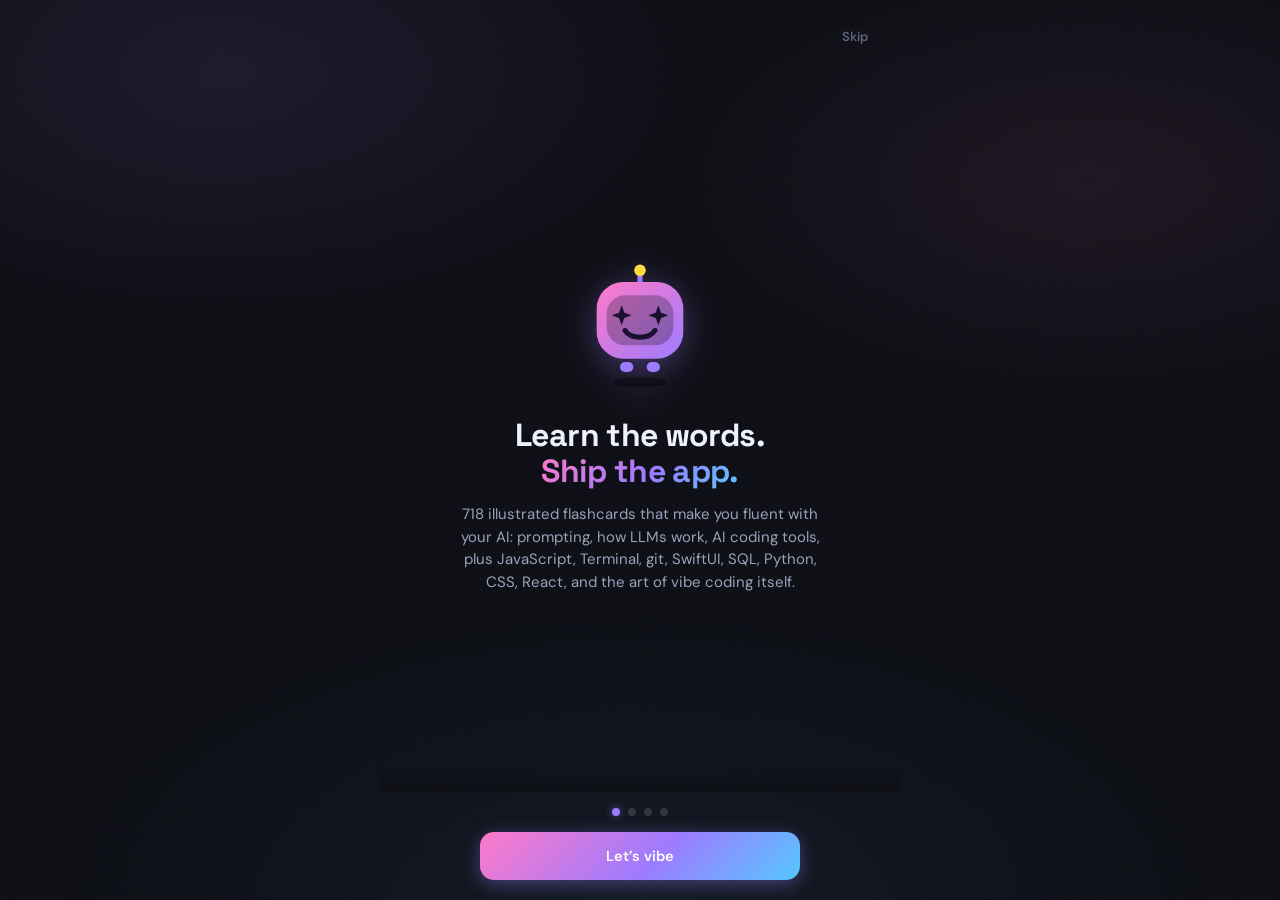
<file: index.html>
<!DOCTYPE html>
<html lang="en">
<head>
<meta charset="UTF-8">
<meta name="viewport" content="width=device-width, initial-scale=1.0, viewport-fit=cover">
<title>Vibe Coder: AI Flashcards</title>
<meta name="description" content="718 illustrated flashcards for building with AI: prompt craft, how LLMs work, AI coding tools, JavaScript, Terminal, Dev Setup, SwiftUI, SQL, Python, CSS, React, and the art of vibe coding itself.">
<meta name="theme-color" content="#0e0f16">
<meta name="apple-itunes-app" content="app-id=6794836223">
<link rel="canonical" href="https://cards.evergreencontent.app/">

<!-- Link previews (Open Graph + X/Twitter) -->
<meta property="og:type" content="website">
<meta property="og:site_name" content="Vibe Coder: AI Flashcards">
<meta property="og:title" content="Vibe Coder: AI Flashcards">
<meta property="og:description" content="718 flashcards on the words, prompts and mistakes of AI coding tools. Free in your browser, offline, no account.">
<meta property="og:url" content="https://cards.evergreencontent.app/">
<meta property="og:image" content="https://cards.evergreencontent.app/assets/og-image.png">
<meta property="og:image:width" content="1200">
<meta property="og:image:height" content="630">
<meta property="og:image:alt" content="Vibe Coder: AI Flashcards, with the robot mascot. 718 illustrated cards, 13 decks, 100% offline.">
<meta name="twitter:card" content="summary_large_image">
<meta name="twitter:title" content="Vibe Coder: AI Flashcards">
<meta name="twitter:description" content="718 flashcards on the words, prompts and mistakes of AI coding tools. Free in your browser, offline, no account.">
<meta name="twitter:image" content="https://cards.evergreencontent.app/assets/og-image.png">
<meta name="twitter:image:alt" content="Vibe Coder: AI Flashcards, with the robot mascot. 718 illustrated cards, 13 decks, 100% offline.">

<!-- PWA -->
<link rel="manifest" href="manifest.webmanifest">
<link rel="icon" type="image/png" href="assets/icons/favicon.png">
<link rel="apple-touch-icon" href="assets/icons/apple-touch-icon.png">
<meta name="apple-mobile-web-app-capable" content="yes">
<meta name="mobile-web-app-capable" content="yes">
<meta name="apple-mobile-web-app-status-bar-style" content="black-translucent">
<meta name="apple-mobile-web-app-title" content="Vibe Cards">

<!-- Fonts (system fallbacks keep file:// + offline first-run readable) -->
<link rel="preconnect" href="https://fonts.googleapis.com">
<link rel="preconnect" href="https://fonts.gstatic.com" crossorigin>
<link href="https://fonts.googleapis.com/css2?family=Space+Grotesk:wght@500;600;700&family=DM+Sans:wght@400;500;600;700&family=JetBrains+Mono:wght@500;700&display=swap" rel="stylesheet" crossorigin="anonymous">

<link rel="stylesheet" href="css/base.css">
<link rel="stylesheet" href="css/components.css">
<link rel="stylesheet" href="css/screens.css">
<link rel="stylesheet" href="css/games.css">
</head>
<body>
<div id="app"></div>

<script defer src="js/core/namespace.js"></script>

<script defer src="data/deck-vibe.js"></script>
<script defer src="data/deck-prompt.js"></script>
<script defer src="data/deck-llm.js"></script>
<script defer src="data/deck-tools.js"></script>
<script defer src="data/deck-pitfalls.js"></script>
<script defer src="data/deck-js.js"></script>
<script defer src="data/deck-terminal.js"></script>
<script defer src="data/deck-setup.js"></script>
<script defer src="data/deck-swiftui.js"></script>
<script defer src="data/deck-sql.js"></script>
<script defer src="data/deck-python.js"></script>
<script defer src="data/deck-css.js"></script>
<script defer src="data/deck-react.js"></script>

<script defer src="js/core/store.js"></script>
<script defer src="js/core/srs.js"></script>
<script defer src="js/core/gamify.js"></script>
<script defer src="js/core/audio.js"></script>
<script defer src="js/core/haptics.js"></script>
<script defer src="js/core/fx.js"></script>
<script defer src="js/core/router.js"></script>

<script defer src="js/ui/components.js"></script>
<script defer src="js/ui/shell.js"></script>

<script defer src="js/screens/home.js"></script>
<script defer src="js/screens/deck.js"></script>
<script defer src="js/screens/stats.js"></script>
<script defer src="js/screens/settings.js"></script>
<script defer src="js/screens/selftest.js"></script>
<script defer src="js/screens/onboarding.js"></script>
<script defer src="js/screens/path.js"></script>

<script defer src="js/games/quiz.js"></script>
<script defer src="js/games/speed.js"></script>
<script defer src="js/games/swipe.js"></script>
<script defer src="js/games/match.js"></script>
<script defer src="js/games/daily.js"></script>

<script defer src="js/app.js"></script>
</body>
</html>
</file>
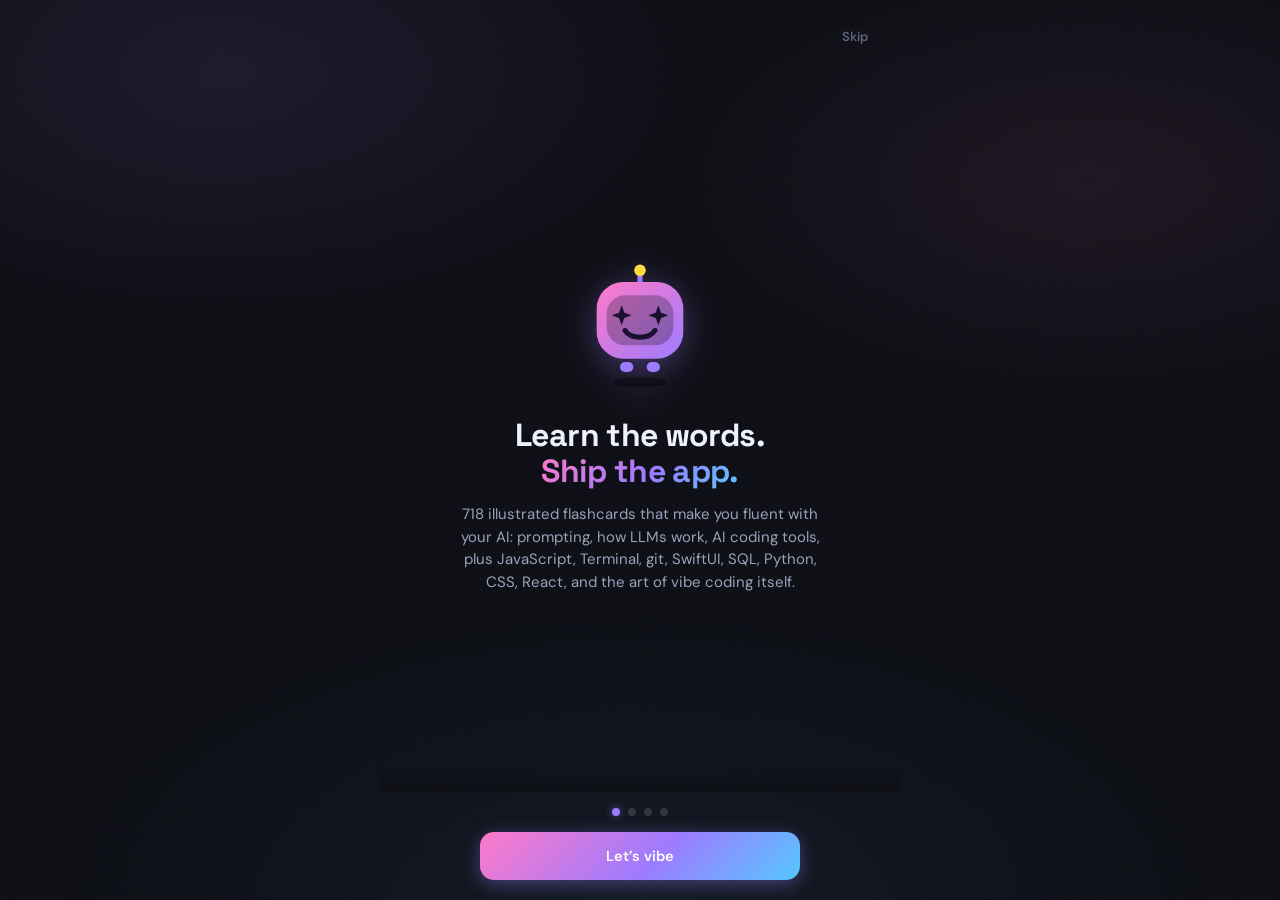
<file: css-flashcards.html>
<!DOCTYPE html><html><head><meta charset="utf-8"><title>Redirecting…</title></head><body>
<script>
// Legacy deep-link stub: old per-deck pages now live inside the app.
var h = location.hash.replace('#','');
var mode = (h === 'quiz' || h === 'speed') ? '/' + h : '';
location.replace('index.html#/deck/css' + mode);
</script>
</body></html>
</file>
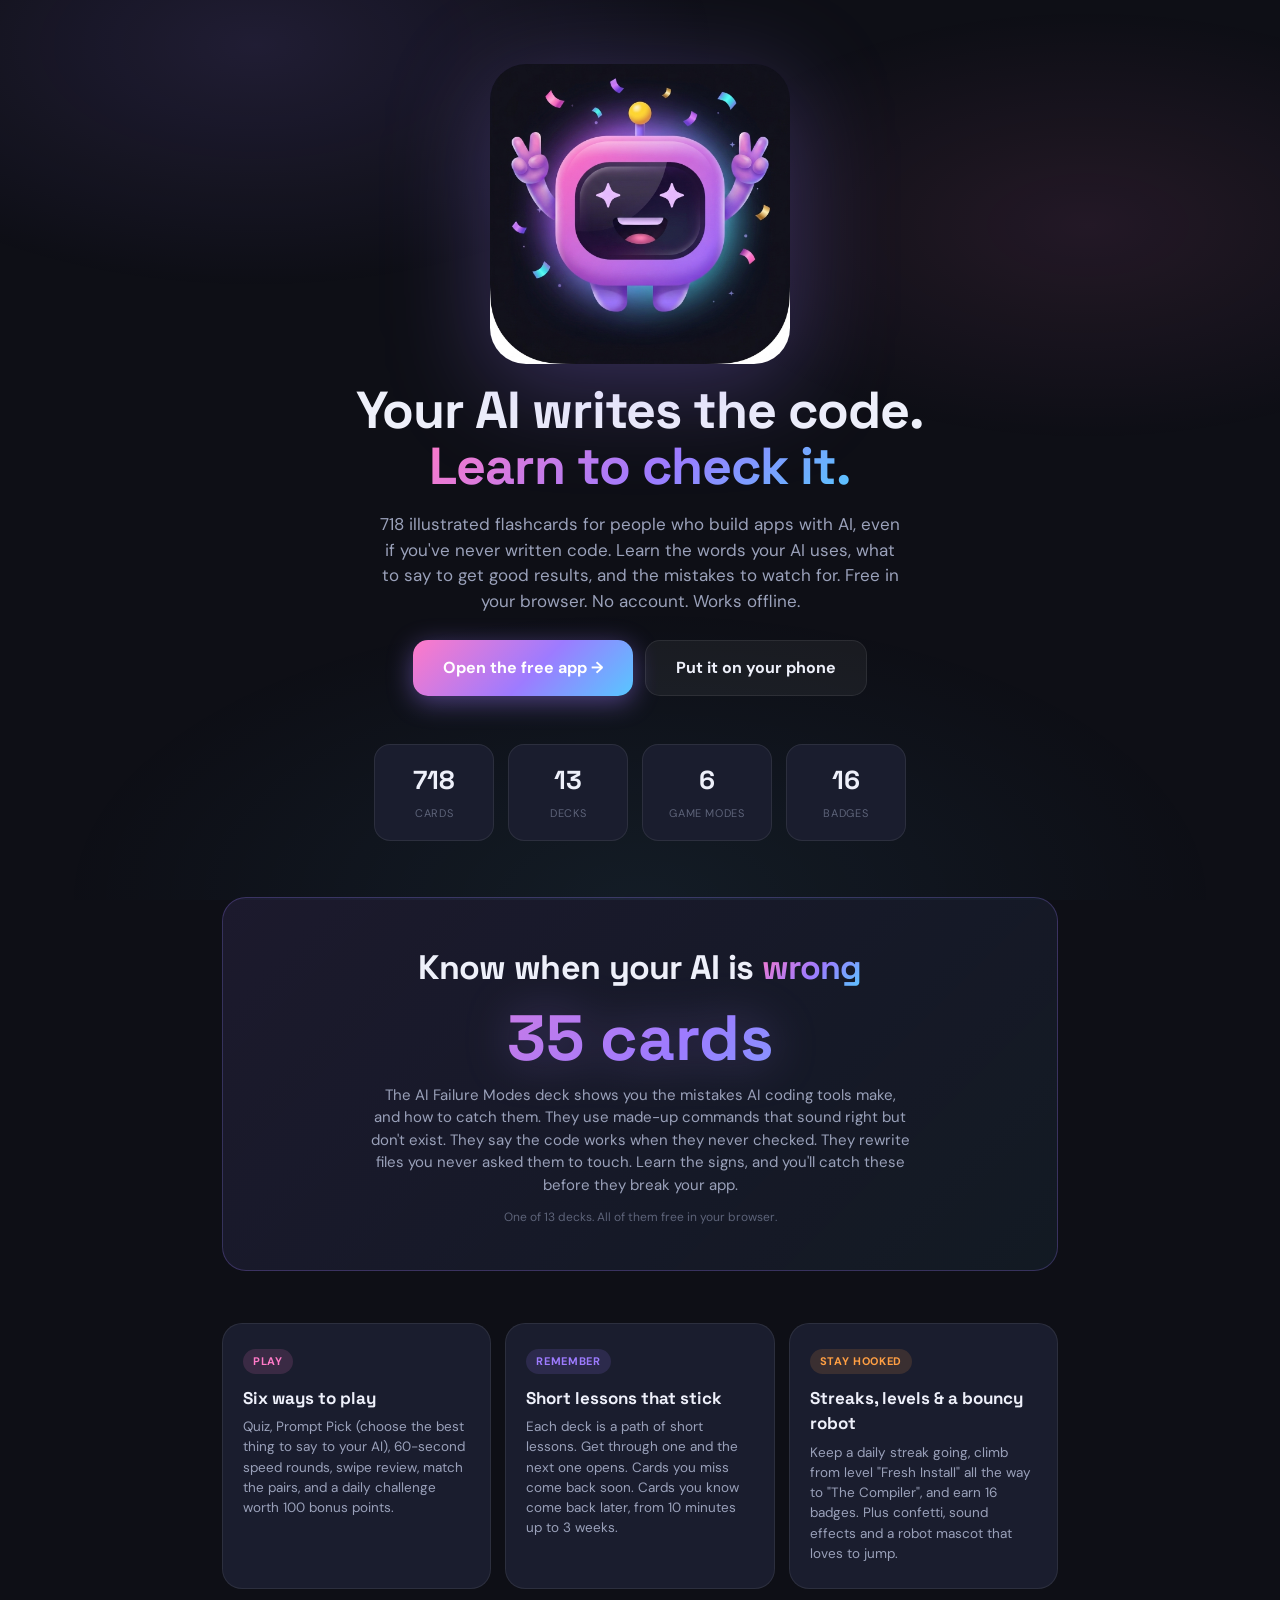
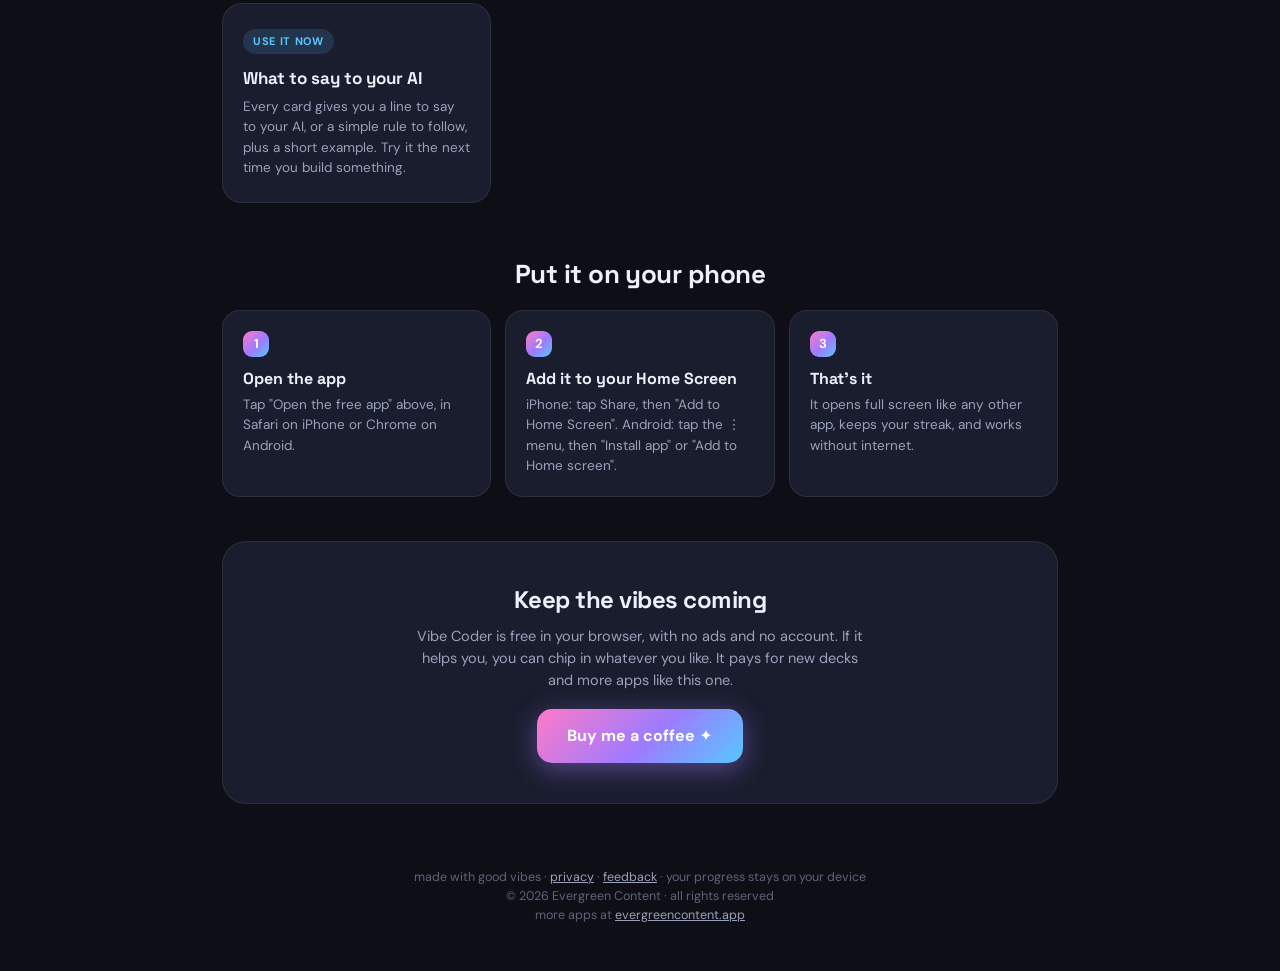
<file: landing.html>
<!DOCTYPE html>
<html lang="en">
<head>
<meta charset="UTF-8">
<meta name="viewport" content="width=device-width, initial-scale=1.0">
<title>Vibe Coder: AI Flashcards · Learn to check what your AI writes</title>
<meta name="description" content="718 illustrated flashcards for people who build apps with AI, even if you've never written code. Learn the words, what to say to your AI, and the mistakes to watch for. Free in your browser, offline, no account.">
<link rel="canonical" href="https://cards.evergreencontent.app/landing.html">
<meta property="og:type" content="website">
<meta property="og:site_name" content="Vibe Coder: AI Flashcards">
<meta property="og:title" content="Vibe Coder: AI Flashcards">
<meta property="og:description" content="Your AI writes the code. Learn to check it. 718 flashcards on the words, prompts and mistakes of AI coding tools. Free in your browser, offline, no account.">
<meta property="og:url" content="https://cards.evergreencontent.app/landing.html">
<meta property="og:image" content="https://cards.evergreencontent.app/assets/og-image.png">
<meta property="og:image:width" content="1200">
<meta property="og:image:height" content="630">
<meta property="og:image:alt" content="Vibe Coder: AI Flashcards, with the robot mascot. 718 illustrated cards, 13 decks, 100% offline.">
<meta name="twitter:card" content="summary_large_image">
<meta name="twitter:title" content="Vibe Coder: AI Flashcards">
<meta name="twitter:description" content="Your AI writes the code. Learn to check it. 718 flashcards on the words, prompts and mistakes of AI coding tools. Free in your browser, offline, no account.">
<meta name="twitter:image" content="https://cards.evergreencontent.app/assets/og-image.png">
<meta name="twitter:image:alt" content="Vibe Coder: AI Flashcards, with the robot mascot. 718 illustrated cards, 13 decks, 100% offline.">
<link rel="icon" type="image/png" href="assets/icons/favicon.png">
<link rel="preconnect" href="https://fonts.googleapis.com">
<link rel="preconnect" href="https://fonts.gstatic.com" crossorigin>
<link href="https://fonts.googleapis.com/css2?family=Space+Grotesk:wght@500;600;700&family=DM+Sans:wght@400;500;600;700&family=JetBrains+Mono:wght@500;700&display=swap" rel="stylesheet">
<style>
:root{
  --bg:#0e0f16;--card:#1a1d2e;--text:#eef0fa;--dim:#9aa1ba;--muted:#5d6379;
  --border:rgba(255,255,255,.08);--violet:#9d7bff;--pink:#ff7ac8;--cyan:#57c7ff;
  --green:#4dd08c;--yellow:#ffd93d;
  --grad:linear-gradient(135deg,#ff7ac8,#9d7bff 55%,#57c7ff);
}
*{margin:0;padding:0;box-sizing:border-box}
body{
  background:var(--bg);color:var(--text);
  font-family:'DM Sans',system-ui,sans-serif;line-height:1.5;overflow-x:hidden;
}
body::before{
  content:'';position:fixed;inset:0;z-index:0;pointer-events:none;
  background:
    radial-gradient(ellipse 60% 45% at 20% 5%,rgba(157,123,255,.13),transparent 60%),
    radial-gradient(ellipse 55% 40% at 85% 25%,rgba(255,122,200,.09),transparent 60%),
    radial-gradient(ellipse 70% 50% at 50% 100%,rgba(87,199,255,.07),transparent 65%);
}
main{position:relative;z-index:1;max-width:880px;margin:0 auto;padding:0 22px}
h1,h2{font-family:'Space Grotesk',sans-serif;letter-spacing:-.02em}
.grad{background:var(--grad);-webkit-background-clip:text;background-clip:text;color:transparent}

.hero{display:flex;flex-direction:column;align-items:center;text-align:center;padding:64px 0 40px;gap:18px}
.hero img{width:min(300px,64vw);height:auto;border-radius:36px;
  filter:drop-shadow(0 20px 50px rgba(157,123,255,.3));animation:float 4s ease-in-out infinite}
@keyframes float{0%,100%{transform:translateY(0)}50%{transform:translateY(-9px)}}
.hero h1{font-size:clamp(34px,6vw,52px);line-height:1.08}
.hero p{color:var(--dim);font-size:17px;max-width:520px}
.cta-row{display:flex;gap:12px;flex-wrap:wrap;justify-content:center;margin-top:8px}
.btn{
  display:inline-flex;align-items:center;gap:8px;
  padding:15px 30px;border-radius:15px;font-weight:700;font-size:16px;
  text-decoration:none;color:var(--text);
  background:rgba(255,255,255,.05);border:1px solid var(--border);
  transition:transform .18s cubic-bezier(.3,1.4,.4,1),box-shadow .2s;
}
.btn:hover{transform:translateY(-2px)}
.btn:active{transform:scale(.96)}
.btn.primary{background:var(--grad);border:none;color:#fff;box-shadow:0 6px 26px rgba(157,123,255,.45)}
.btn.primary:hover{box-shadow:0 10px 34px rgba(157,123,255,.6)}

.stats{display:flex;gap:14px;justify-content:center;flex-wrap:wrap;padding:8px 0 30px}
.stat{background:var(--card);border:1px solid var(--border);border-radius:16px;padding:16px 26px;text-align:center;min-width:120px}
.stat b{display:block;font-family:'Space Grotesk';font-size:26px}
.stat span{font-size:11px;color:var(--muted);text-transform:uppercase;letter-spacing:.06em}

.tokens{
  margin:26px 0;text-align:center;border-radius:24px;padding:44px 26px;
  background:linear-gradient(135deg,rgba(157,123,255,.1),rgba(87,199,255,.06));
  border:1px solid rgba(157,123,255,.25);
}
.tokens h2{font-size:clamp(24px,4vw,34px);margin-bottom:10px}
.tokens .big{
  font-family:'Space Grotesk';font-weight:700;font-size:clamp(40px,8vw,64px);line-height:1.1;
  background:var(--grad);-webkit-background-clip:text;background-clip:text;color:transparent;
  filter:drop-shadow(0 0 24px rgba(157,123,255,.35));
}
.tokens p{color:var(--dim);max-width:540px;margin:10px auto 0;font-size:15px}
.tokens em{font-style:normal;color:var(--muted);font-size:12px;display:block;margin-top:12px}

.features{display:grid;grid-template-columns:repeat(auto-fit,minmax(230px,1fr));gap:14px;padding:26px 0}
.feature{background:var(--card);border:1px solid var(--border);border-radius:20px;padding:24px 20px}
.feature h3{font-family:'Space Grotesk';font-size:17px;margin-bottom:6px}
.feature p{color:var(--dim);font-size:13.5px}
.feature .tag{display:inline-block;font-size:11px;font-weight:700;letter-spacing:.06em;text-transform:uppercase;
  padding:4px 10px;border-radius:999px;margin-bottom:12px}

.install{padding:26px 0 10px;text-align:center}
.install h2{font-size:26px;margin-bottom:16px}
.install-steps{display:grid;grid-template-columns:repeat(auto-fit,minmax(220px,1fr));gap:14px;text-align:left}
.step{background:var(--card);border:1px solid var(--border);border-radius:18px;padding:20px}
.step b{font-family:'Space Grotesk';display:block;margin-bottom:4px}
.step p{color:var(--dim);font-size:13.5px}
.step .n{
  display:inline-grid;place-items:center;width:26px;height:26px;border-radius:9px;
  background:var(--grad);color:#fff;font-weight:700;font-size:13px;margin-bottom:10px;
}

.support{margin:34px 0;text-align:center;border-radius:24px;padding:40px 26px;
  background:var(--card);border:1px solid var(--border)}
.support h2{font-size:24px;margin-bottom:8px}
.support p{color:var(--dim);max-width:460px;margin:0 auto 18px;font-size:14.5px}

footer{text-align:center;color:var(--muted);font-size:12.5px;padding:30px 0 46px}
footer a{color:var(--dim)}
</style>
</head>
<body>
<main>
  <section class="hero">
    <img src="assets/mascot/mascot-hero-1024.png" alt="The Vibe Coder robot mascot, celebrating" width="300" height="300">
    <h1>Your AI writes the code.<br><span class="grad">Learn to check it.</span></h1>
    <p>718 illustrated flashcards for people who build apps with AI, even if you've never written code. Learn the words your AI uses, what to say to get good results, and the mistakes to watch for. Free in your browser. No account. Works offline.</p>
    <div class="cta-row">
      <a class="btn primary" href="./">Open the free app →</a>
      <a class="btn" href="#install">Put it on your phone</a>
    </div>
  </section>

  <section class="stats">
    <div class="stat"><b>718</b><span>cards</span></div>
    <div class="stat"><b>13</b><span>decks</span></div>
    <div class="stat"><b>6</b><span>game modes</span></div>
    <div class="stat"><b>16</b><span>badges</span></div>
  </section>

  <section class="tokens">
    <h2>Know when your AI is <span class="grad">wrong</span></h2>
    <div class="big">35 cards</div>
    <p>The AI Failure Modes deck shows you the mistakes AI coding tools make, and how to catch them. They use made-up commands that sound right but don't exist. They say the code works when they never checked. They rewrite files you never asked them to touch. Learn the signs, and you'll catch these before they break your app.</p>
    <em>One of 13 decks. All of them free in your browser.</em>
  </section>

  <section class="features">
    <div class="feature"><span class="tag" style="background:rgba(255,122,200,.14);color:var(--pink)">Play</span>
      <h3>Six ways to play</h3><p>Quiz, Prompt Pick (choose the best thing to say to your AI), 60-second speed rounds, swipe review, match the pairs, and a daily challenge worth 100 bonus points.</p></div>
    <div class="feature"><span class="tag" style="background:rgba(157,123,255,.14);color:var(--violet)">Remember</span>
      <h3>Short lessons that stick</h3><p>Each deck is a path of short lessons. Get through one and the next one opens. Cards you miss come back soon. Cards you know come back later, from 10 minutes up to 3 weeks.</p></div>
    <div class="feature"><span class="tag" style="background:rgba(255,159,67,.14);color:#ff9f43">Stay hooked</span>
      <h3>Streaks, levels &amp; a bouncy robot</h3><p>Keep a daily streak going, climb from level "Fresh Install" all the way to "The Compiler", and earn 16 badges. Plus confetti, sound effects and a robot mascot that loves to jump.</p></div>
    <div class="feature"><span class="tag" style="background:rgba(87,199,255,.14);color:var(--cyan)">Use it now</span>
      <h3>What to say to your AI</h3><p>Every card gives you a line to say to your AI, or a simple rule to follow, plus a short example. Try it the next time you build something.</p></div>
  </section>

  <section class="install" id="install">
    <h2>Put it on your phone</h2>
    <div class="install-steps">
      <div class="step"><span class="n">1</span><b>Open the app</b><p>Tap "Open the free app" above, in Safari on iPhone or Chrome on Android.</p></div>
      <div class="step"><span class="n">2</span><b>Add it to your Home Screen</b><p>iPhone: tap Share, then "Add to Home Screen". Android: tap the ⋮ menu, then "Install app" or "Add to Home screen".</p></div>
      <div class="step"><span class="n">3</span><b>That's it</b><p>It opens full screen like any other app, keeps your streak, and works without internet.</p></div>
    </div>
  </section>

  <section class="support" id="support">
    <h2>Keep the vibes coming</h2>
    <p>Vibe Coder is free in your browser, with no ads and no account. If it helps you, you can chip in whatever you like. It pays for new decks and more apps like this one.</p>
    <a class="btn primary" href="https://buymeacoffee.com/nicopdev" target="_blank" rel="noopener">Buy me a coffee ✦</a>
  </section>

  <footer>
    made with good vibes · <a href="privacy.html">privacy</a> · <a href="mailto:contact@evergreencontent.app?subject=Vibe%20Coder%3A%20AI%20Flashcards%20feedback">feedback</a> · your progress stays on your device<br>© 2026 Evergreen Content · all rights reserved<br>
    more apps at <a href="https://www.evergreencontent.app" target="_blank" rel="noopener">evergreencontent.app</a>
  </footer>
</main>
</body>
</html>
</file>
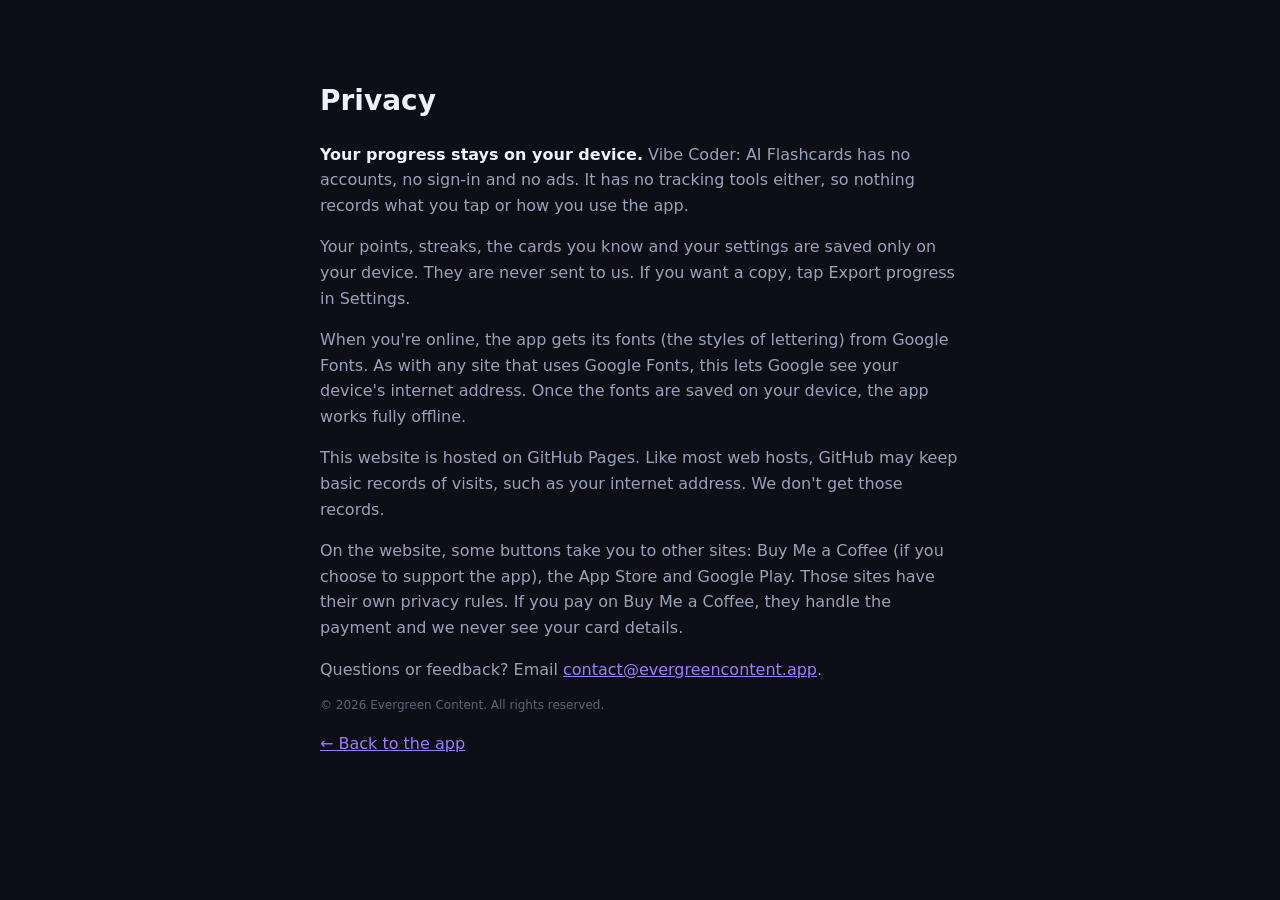
<file: privacy.html>
<!DOCTYPE html>
<html lang="en">
<head>
<meta charset="UTF-8">
<meta name="viewport" content="width=device-width, initial-scale=1.0">
<title>Privacy · Vibe Coder: AI Flashcards</title>
<meta name="description" content="Vibe Coder: AI Flashcards keeps your progress on your device. No accounts, no ads, no tracking.">
<link rel="canonical" href="https://cards.evergreencontent.app/privacy.html">
<link rel="icon" type="image/png" href="assets/icons/favicon.png">
<style>
body{background:#0e0f16;color:#eef0fa;font-family:system-ui,sans-serif;line-height:1.6;
  max-width:640px;margin:0 auto;padding:60px 24px}
h1{font-size:28px;margin-bottom:18px}
p{color:#9aa1ba;margin-bottom:14px}
a{color:#9d7bff}
</style>
</head>
<body>
<h1>Privacy</h1>
<p><strong style="color:#eef0fa">Your progress stays on your device.</strong> Vibe Coder: AI Flashcards has no accounts, no sign-in and no ads. It has no tracking tools either, so nothing records what you tap or how you use the app.</p>
<p>Your points, streaks, the cards you know and your settings are saved only on your device. They are never sent to us. If you want a copy, tap Export progress in Settings.</p>
<p>When you're online, the app gets its fonts (the styles of lettering) from Google Fonts. As with any site that uses Google Fonts, this lets Google see your device's internet address. Once the fonts are saved on your device, the app works fully offline.</p>
<p>This website is hosted on GitHub Pages. Like most web hosts, GitHub may keep basic records of visits, such as your internet address. We don't get those records.</p>
<p>On the website, some buttons take you to other sites: Buy Me a Coffee (if you choose to support the app), the App Store and Google Play. Those sites have their own privacy rules. If you pay on Buy Me a Coffee, they handle the payment and we never see your card details.</p>
<p>Questions or feedback? Email <a href="mailto:contact@evergreencontent.app">contact@evergreencontent.app</a>.</p>
<p style="color:#5d6379;font-size:12px">© 2026 Evergreen Content. All rights reserved.</p>
<p><a href="./">← Back to the app</a></p>
</body>
</html>
</file>
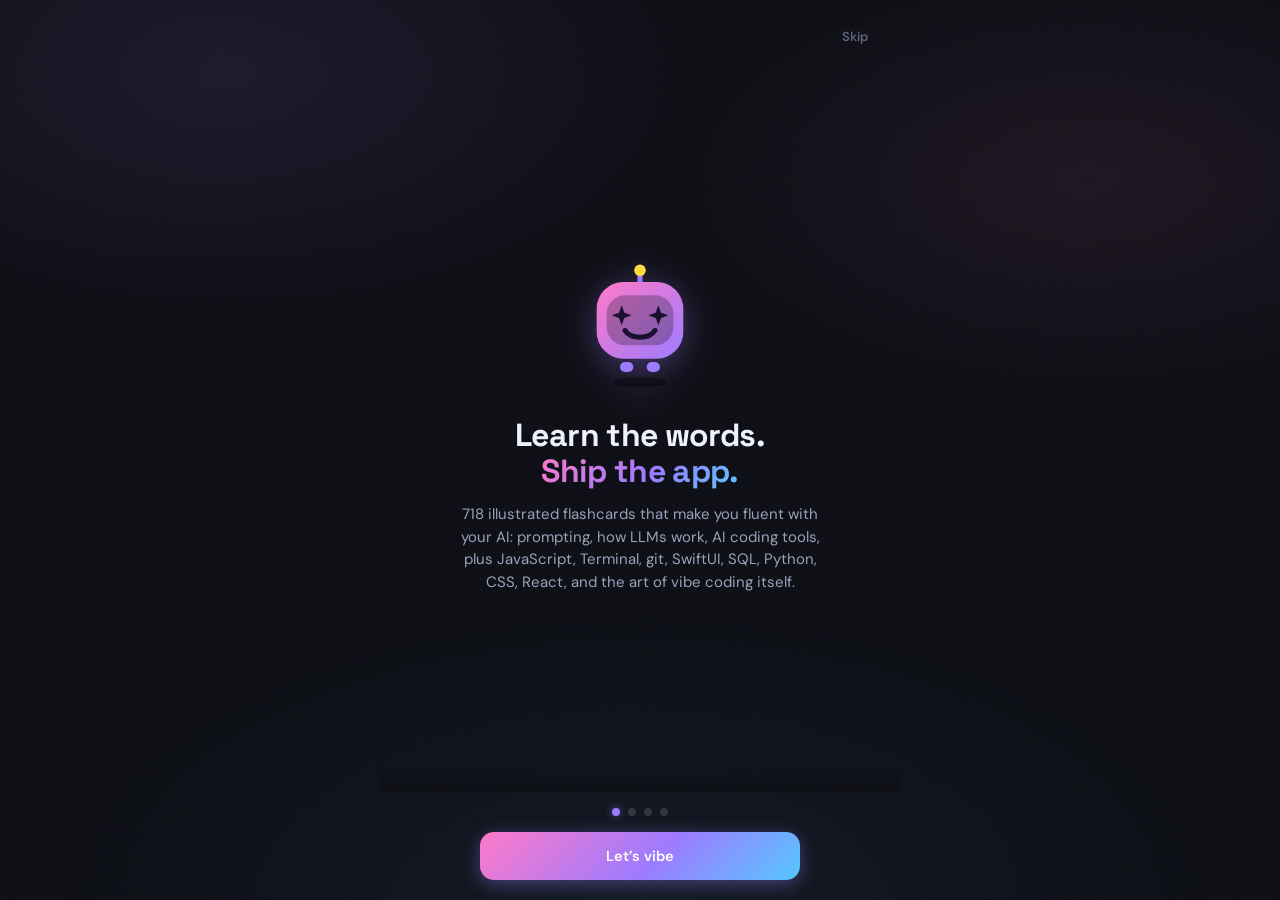
<file: python-flashcards.html>
<!DOCTYPE html><html><head><meta charset="utf-8"><title>Redirecting…</title></head><body>
<script>
// Legacy deep-link stub: old per-deck pages now live inside the app.
var h = location.hash.replace('#','');
var mode = (h === 'quiz' || h === 'speed') ? '/' + h : '';
location.replace('index.html#/deck/python' + mode);
</script>
</body></html>
</file>
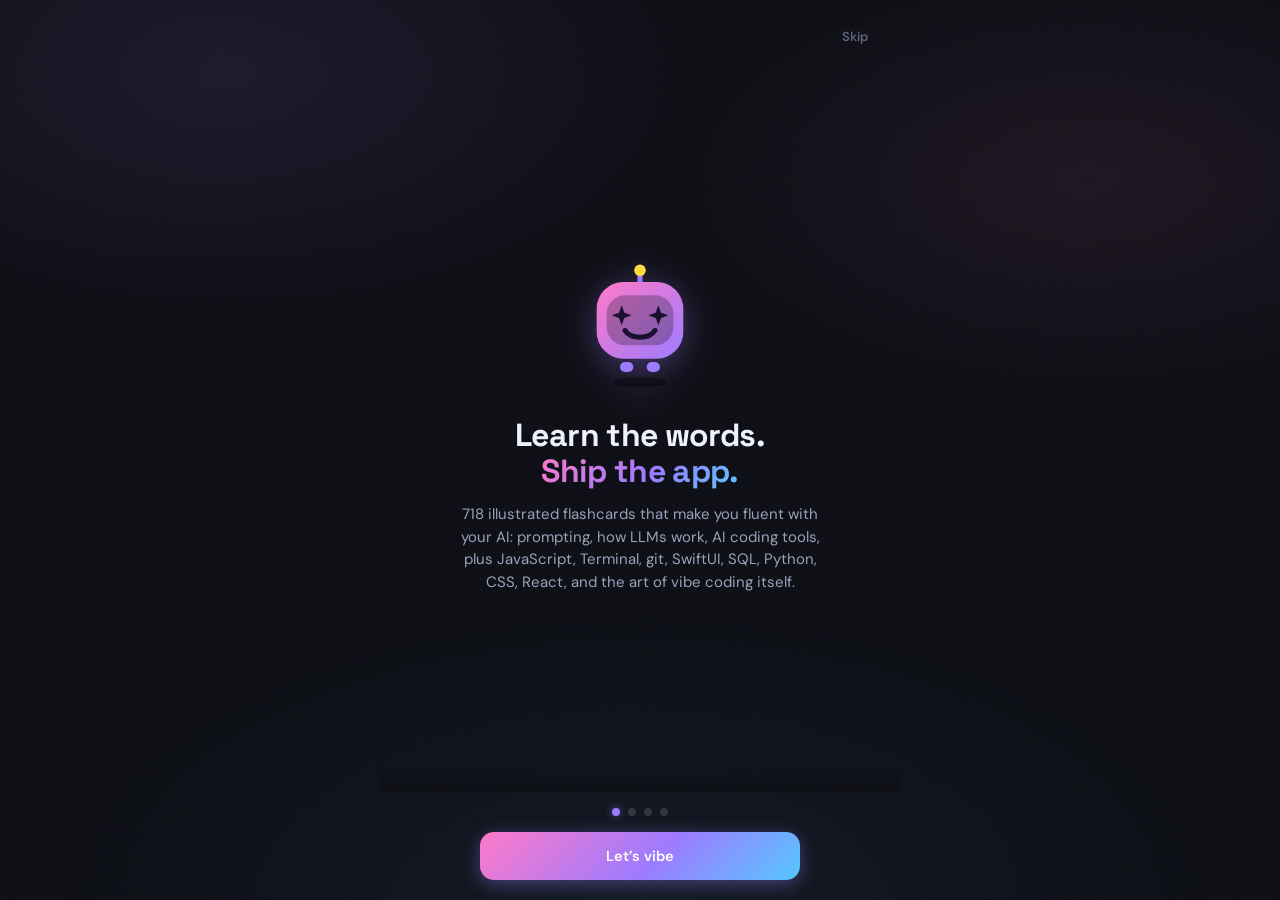
<file: react-flashcards.html>
<!DOCTYPE html><html><head><meta charset="utf-8"><title>Redirecting…</title></head><body>
<script>
// Legacy deep-link stub: old per-deck pages now live inside the app.
var h = location.hash.replace('#','');
var mode = (h === 'quiz' || h === 'speed') ? '/' + h : '';
location.replace('index.html#/deck/react' + mode);
</script>
</body></html>
</file>
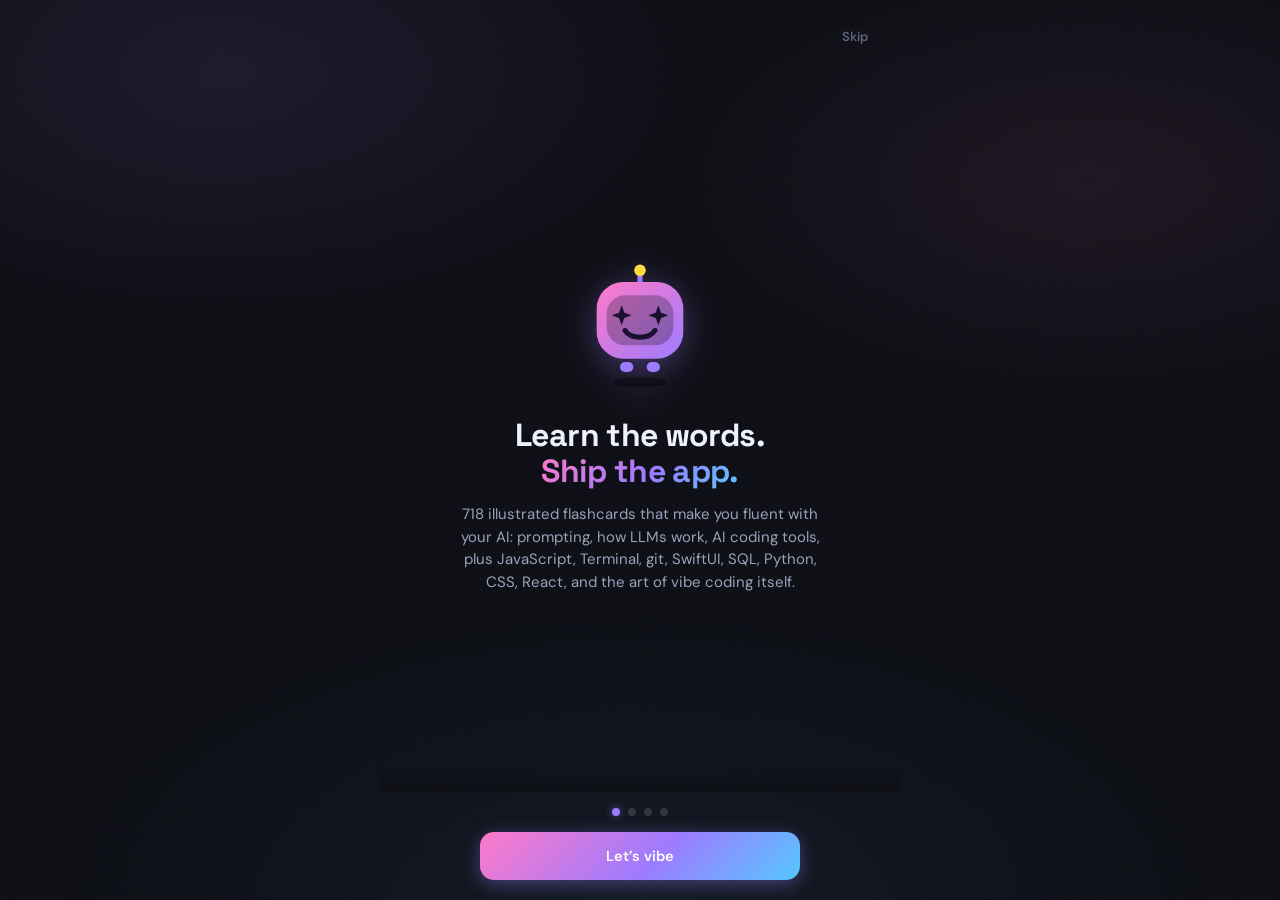
<file: sql-flashcards.html>
<!DOCTYPE html><html><head><meta charset="utf-8"><title>Redirecting…</title></head><body>
<script>
// Legacy deep-link stub: old per-deck pages now live inside the app.
var h = location.hash.replace('#','');
var mode = (h === 'quiz' || h === 'speed') ? '/' + h : '';
location.replace('index.html#/deck/sql' + mode);
</script>
</body></html>
</file>
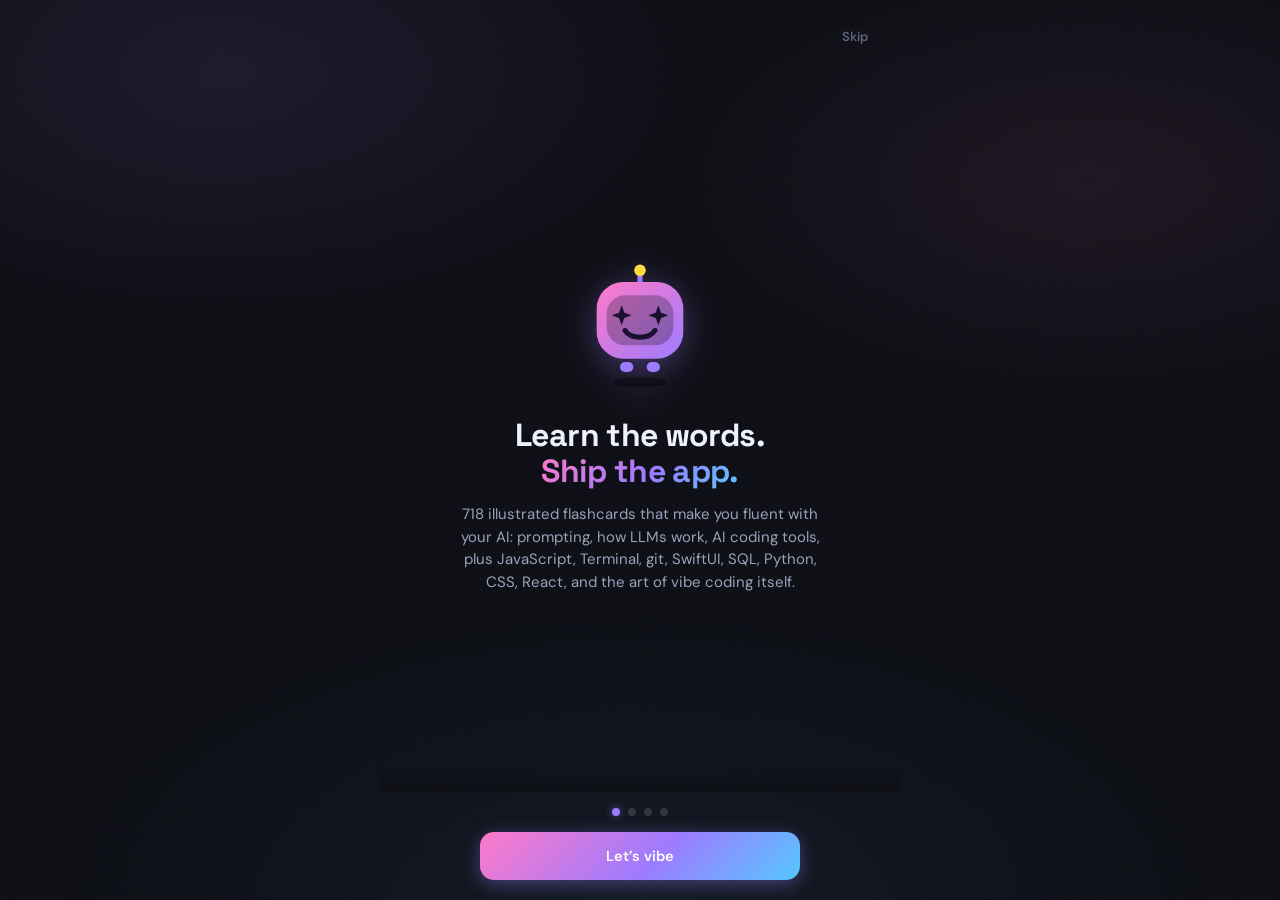
<file: swiftui-flashcards.html>
<!DOCTYPE html><html><head><meta charset="utf-8"><title>Redirecting…</title></head><body>
<script>
// Legacy deep-link stub: old per-deck pages now live inside the app.
var h = location.hash.replace('#','');
var mode = (h === 'quiz' || h === 'speed') ? '/' + h : '';
location.replace('index.html#/deck/swiftui' + mode);
</script>
</body></html>
</file>
<file: css/base.css>
/* ============ tokens + reset + typography ============ */
:root{
  --bg:#0e0f16;
  --bg-elev:#151726;
  --card:#1a1d2e;
  --card-2:#20243a;
  --text:#eef0fa;
  --dim:#9aa1ba;
  --muted:#5d6379;
  --border:rgba(255,255,255,.08);
  --glass:rgba(255,255,255,.05);

  --pink:#ff7ac8;
  --violet:#9d7bff;
  --cyan:#57c7ff;
  --green:#4dd08c;
  --yellow:#ffd93d;
  --orange:#ff9f43;
  --red:#ff5c72;

  --grad-app:linear-gradient(135deg,#ff7ac8,#9d7bff 55%,#57c7ff);
  --radius:18px;
  --radius-sm:12px;

  --font-display:'Space Grotesk','DM Sans',system-ui,sans-serif;
  --font-body:'DM Sans',system-ui,-apple-system,sans-serif;
  --font-mono:'JetBrains Mono','Courier Prime','Courier New',monospace;

  --hud-h:58px;
  --tab-h:60px;
  --sat:env(safe-area-inset-top,0px);
  --sab:env(safe-area-inset-bottom,0px);
}

*{margin:0;padding:0;box-sizing:border-box;-webkit-tap-highlight-color:transparent}
/* App-shell scroll model: the root never scrolls; #app is the scroll container.
   Keeps fixed chrome rock-solid and avoids iOS URL-bar resize jumps. */
html,body{height:100%;overflow:hidden}
body{
  background:var(--bg);
  color:var(--text);
  font-family:var(--font-body);
  line-height:1.45;
}
/* ambient glow + grain */
body::before{
  content:'';position:fixed;inset:0;z-index:0;pointer-events:none;
  transform:translateZ(0);
  background:
    radial-gradient(ellipse 60% 45% at 18% 8%,rgba(157,123,255,.10),transparent 60%),
    radial-gradient(ellipse 55% 40% at 85% 20%,rgba(255,122,200,.07),transparent 60%),
    radial-gradient(ellipse 70% 50% at 50% 100%,rgba(87,199,255,.06),transparent 65%);
}
body::after{
  content:'';position:fixed;inset:0;z-index:0;pointer-events:none;opacity:.5;
  transform:translateZ(0);
  background-image:url("data:image/svg+xml,%3Csvg width='180' height='180' xmlns='http://www.w3.org/2000/svg'%3E%3Cfilter id='n'%3E%3CfeTurbulence type='fractalNoise' baseFrequency='0.9' numOctaves='3' stitchTiles='stitch'/%3E%3C/filter%3E%3Crect width='100%25' height='100%25' filter='url(%23n)' opacity='0.05'/%3E%3C/svg%3E");
}

h1,h2,h3{font-family:var(--font-display);letter-spacing:-.02em}
code{font-family:var(--font-mono);font-size:.86em}
a{color:inherit;text-decoration:none}
button{font-family:inherit;color:inherit;background:none;border:none;cursor:pointer;font-size:inherit}
input,textarea{font-family:inherit;color:inherit}
::selection{background:rgba(157,123,255,.4)}

.ic{width:22px;height:22px;flex:none}
.dim{color:var(--dim);font-weight:400}
.hidden{display:none !important}

/* app layout: fixed HUD above, fixed tabbar below, #app scrolls between */
#app{
  position:fixed;inset:0;z-index:1;
  overflow-y:auto;overflow-x:hidden;
  -webkit-overflow-scrolling:touch;
  overscroll-behavior-y:contain;
}
#app > .screen{
  max-width:760px;margin:0 auto;
  padding:calc(var(--hud-h) + var(--sat) + 10px) 18px calc(var(--tab-h) + var(--sab) + 26px);
}
body.in-game #app{overflow:hidden}
body.in-game #app > .screen{padding:0;max-width:none}
body.in-game #chrome{display:none}

.screen{animation:fadeUp .32s ease both}
.screen-title{font-size:28px;margin:8px 0 18px}
.section-title{font-size:19px;margin:26px 0 12px;display:flex;align-items:center;gap:9px}
.section-title::before{content:'';width:4px;height:17px;border-radius:2px;background:var(--grad-app);flex:none}

/* scrollbar (desktop) — slim and unobtrusive, brightens on hover */
::-webkit-scrollbar{width:6px;height:6px}
::-webkit-scrollbar-thumb{background:rgba(255,255,255,.1);border-radius:3px}
::-webkit-scrollbar-thumb:hover{background:rgba(255,255,255,.2)}
::-webkit-scrollbar-track{background:transparent}
*{scrollbar-width:thin;scrollbar-color:rgba(255,255,255,.1) transparent}

:focus-visible{outline:2px solid var(--violet);outline-offset:2px;border-radius:6px}

/* ============ keyframes ============ */
@keyframes fadeUp{from{opacity:0;transform:translateY(14px)}to{opacity:1;transform:none}}
@keyframes popIn{from{opacity:0;transform:scale(.86)}to{opacity:1;transform:scale(1)}}
@keyframes shakeX{10%,90%{transform:translateX(-2px)}20%,80%{transform:translateX(4px)}30%,50%,70%{transform:translateX(-6px)}40%,60%{transform:translateX(6px)}}
@keyframes bounceUp{0%{transform:scale(1)}35%{transform:scale(1.08)}100%{transform:scale(1)}}
@keyframes floatUp{0%{opacity:0;transform:translate(-50%,4px) scale(.9)}15%{opacity:1}100%{opacity:0;transform:translate(-50%,-56px) scale(1.06)}}
@keyframes pulseBar{0%{filter:brightness(1)}40%{filter:brightness(1.7)}100%{filter:brightness(1)}}
@keyframes wobble{0%,100%{transform:rotate(-2deg)}50%{transform:rotate(3deg) translateY(-2px)}}

.pop-in{animation:popIn .3s cubic-bezier(.2,1.4,.4,1) both}
.shake{animation:shakeX .45s ease both}
.bounce{animation:bounceUp .4s ease both}

@media (prefers-reduced-motion: reduce){
  *,*::before,*::after{animation-duration:.01ms !important;animation-iteration-count:1 !important;transition-duration:.01ms !important}
}

/* ============ navigation transitions (camera push/pull) ============ */
/* push: moving INTO a course/game — everything scales up, old view flies past.
   pop: leaving a session — camera pulls back out. fade: same-level tab hops. */
@media not (prefers-reduced-motion: reduce){
  ::view-transition-old(root),::view-transition-new(root){
    animation-duration:.22s;
    animation-timing-function:cubic-bezier(.3,.75,.3,1);
    animation-fill-mode:both;
  }
  html[data-nav="push"]::view-transition-old(root){animation-name:vt-push-old}
  html[data-nav="push"]::view-transition-new(root){animation-name:vt-push-new;animation-duration:.44s;animation-timing-function:cubic-bezier(.3,.6,.3,1)}
  html[data-nav="pop"]::view-transition-old(root){animation-name:vt-pop-old}
  html[data-nav="pop"]::view-transition-new(root){animation-name:vt-pop-new;animation-duration:.44s;animation-timing-function:cubic-bezier(.3,.6,.3,1)}
  html[data-nav="fade"]::view-transition-old(root){animation-name:vt-fade-old}
  html[data-nav="fade"]::view-transition-new(root){animation-name:vt-fade-new;animation-duration:.3s}
}
/* entrances overshoot then settle — the bounce lives in the keyframes so
   opacity can land early while scale keeps springing */
@keyframes vt-push-old{from{opacity:1;transform:scale(1)}to{opacity:0;transform:scale(1.1)}}
@keyframes vt-push-new{
  0%{opacity:0;transform:scale(.85)}
  45%{opacity:1}
  60%{transform:scale(1.035)}
  80%{transform:scale(.992)}
  100%{opacity:1;transform:scale(1)}
}
@keyframes vt-pop-old{from{opacity:1;transform:scale(1)}to{opacity:0;transform:scale(.9)}}
@keyframes vt-pop-new{
  0%{opacity:0;transform:scale(1.14)}
  45%{opacity:1}
  60%{transform:scale(.975)}
  82%{transform:scale(1.008)}
  100%{opacity:1;transform:scale(1)}
}
@keyframes vt-fade-old{from{opacity:1}to{opacity:0}}
@keyframes vt-fade-new{
  0%{opacity:0;transform:translateY(14px) scale(.99)}
  60%{opacity:1;transform:translateY(-2px) scale(1)}
  100%{opacity:1;transform:none}
}

/* When View Transitions drive the swap, element-level entrances would double
   the motion — hand it all to the VT layer on supporting browsers. */
@supports (view-transition-name: none){
  #app > .screen{animation:none}
  .game-screen{animation:none}
}
</file>
<file: css/components.css>
/* ============ chrome: HUD + tab bar ============ */
.hud{
  position:fixed;top:0;left:0;right:0;z-index:40;
  height:calc(var(--hud-h) + var(--sat));
  padding:calc(var(--sat) + 8px) 16px 8px;
  display:flex;align-items:center;justify-content:space-between;gap:12px;
  background:rgba(14,15,22,.78);
  backdrop-filter:blur(14px);-webkit-backdrop-filter:blur(14px);
  border-bottom:1px solid var(--border);
}
@supports not (backdrop-filter:blur(1px)){.hud{background:rgba(14,15,22,.96)}}
.hud-level{display:flex;align-items:center;gap:10px;min-width:0;flex:1}
.level-badge{
  width:38px;height:38px;flex:none;border-radius:12px;
  display:grid;place-items:center;
  font-family:var(--font-display);font-weight:700;font-size:16px;color:#fff;
  background:var(--grad-app);
  box-shadow:0 2px 12px rgba(157,123,255,.45);
}
.hud-level-text{min-width:0;flex:1;max-width:280px}
.hud-title{font-size:11.5px;color:var(--dim);white-space:nowrap;overflow:hidden;text-overflow:ellipsis;margin-bottom:4px}
.xp-bar{height:7px;border-radius:4px;background:rgba(255,255,255,.08);overflow:hidden}
.xp-fill{height:100%;border-radius:4px;background:var(--grad-app);transition:width .5s cubic-bezier(.2,.9,.3,1)}
.xp-fill.pulse{animation:pulseBar .6s ease}
.hud-streak{
  display:flex;align-items:center;gap:5px;
  font-family:var(--font-display);font-weight:700;font-size:16px;
  color:var(--muted);padding:6px 12px;border-radius:12px;
  background:var(--glass);border:1px solid var(--border);
}
.hud-streak.lit{color:var(--orange);border-color:rgba(255,159,67,.35);background:rgba(255,159,67,.1)}
.hud-streak .ic{width:18px;height:18px}

.tabbar{
  position:fixed;bottom:0;left:0;right:0;z-index:40;
  height:calc(var(--tab-h) + var(--sab));
  padding:6px 10px calc(var(--sab) + 4px);
  display:flex;justify-content:space-around;align-items:center;
  background:rgba(14,15,22,.82);
  backdrop-filter:blur(14px);-webkit-backdrop-filter:blur(14px);
  border-top:1px solid var(--border);
}
@supports not (backdrop-filter:blur(1px)){.tabbar{background:rgba(14,15,22,.97)}}
.tabbar a{
  display:flex;flex-direction:column;align-items:center;gap:3px;
  font-size:10.5px;font-weight:600;letter-spacing:.02em;
  color:var(--muted);padding:4px 18px;border-radius:12px;
  transition:color .2s;
}
.tabbar a .ic{transition:transform .18s cubic-bezier(.3,1.6,.4,1)}
.tabbar a:active .ic{transform:scale(.8)}
.tabbar a.active{color:var(--text)}
.tabbar a.active .ic{color:var(--violet);filter:drop-shadow(0 0 8px rgba(157,123,255,.7));transform:translateY(-1px)}

/* ============ buttons ============ */
.btn{
  display:inline-flex;align-items:center;justify-content:center;gap:8px;
  padding:12px 22px;border-radius:14px;
  font-weight:600;font-size:14.5px;
  background:var(--glass);border:1px solid var(--border);color:var(--text);
  box-shadow:inset 0 1px 0 rgba(255,255,255,.07);
  transition:transform .15s,box-shadow .2s,background .2s;
}
.btn:active{transform:scale(.96)}
.btn.primary{
  background:var(--grad-app);border:none;color:#fff;
  box-shadow:0 4px 18px rgba(157,123,255,.4);
}
.btn.primary:hover{box-shadow:0 6px 24px rgba(157,123,255,.55)}
.btn.danger{background:rgba(255,92,114,.12);border-color:rgba(255,92,114,.4);color:var(--red)}
.btn-row{display:flex;gap:10px;flex-wrap:wrap}
.ghost-btn{
  display:inline-flex;align-items:center;gap:6px;
  color:var(--dim);padding:8px;border-radius:10px;
  transition:background .15s,color .15s;font-size:13px;font-weight:600;
}
.ghost-btn:hover{background:var(--glass);color:var(--text)}
.round-btn{
  width:60px;height:60px;border-radius:50%;
  display:grid;place-items:center;
  background:var(--card);border:1px solid var(--border);
  box-shadow:0 4px 14px rgba(0,0,0,.4);
  transition:transform .15s;
}
.round-btn:active{transform:scale(.9)}
.round-btn .ic{width:26px;height:26px}
.btn-know{color:var(--green);border-color:rgba(77,208,140,.4)}
.btn-again{color:var(--red);border-color:rgba(255,92,114,.4)}
.btn-undo{color:var(--dim);width:48px;height:48px}

/* ============ pills, chips ============ */
.pill{
  padding:7px 14px;border-radius:999px;font-size:12.5px;font-weight:600;
  background:var(--glass);border:1px solid var(--border);color:var(--dim);
  transition:all .18s cubic-bezier(.3,1.3,.4,1);white-space:nowrap;
}
.pill.active{color:var(--text)}
.pill:active{transform:scale(.92)}
.cat-chip{
  display:inline-flex;align-items:center;gap:6px;
  font-size:11px;font-weight:600;letter-spacing:.04em;text-transform:uppercase;
  color:var(--dim);
}
.cat-dot{width:7px;height:7px;border-radius:50%;flex:none}
.due-pill{
  display:inline-block;padding:2px 8px;border-radius:999px;
  font-size:10.5px;font-weight:700;
  background:rgba(255,159,67,.15);color:var(--orange);
  border:1px solid rgba(255,159,67,.3);
}
.tier-pip{width:8px;height:8px;border-radius:50%;flex:none}

/* ============ panels ============ */
.panel{
  background:var(--card);border:1px solid var(--border);border-radius:var(--radius);
  padding:18px;box-shadow:0 2px 12px rgba(0,0,0,.25);
}
.bar{height:8px;border-radius:4px;background:rgba(255,255,255,.07);overflow:hidden;flex:1}
.bar-fill{height:100%;border-radius:4px;transition:width .6s cubic-bezier(.2,.9,.3,1)}

/* ============ flashcards (browse) ============ */
.card-grid{
  display:grid;grid-template-columns:repeat(auto-fill,minmax(270px,1fr));
  gap:14px;margin-top:14px;
}
.fcard-wrap{perspective:1200px;animation:fadeUp .4s ease both;min-width:0}
/* Both faces share one grid cell, so the card grows to fit the taller face
   (long prompt + wrapped or multi-line example) instead of spilling out. */
.fcard{
  position:relative;min-height:220px;height:100%;
  display:grid;grid-template-columns:minmax(0,1fr);
  transform-style:preserve-3d;transition:transform .55s cubic-bezier(.3,.9,.35,1);
  cursor:pointer;
}
.fcard.flipped{transform:rotateY(180deg)}
.fcard-face{
  grid-area:1/1;min-width:0;
  backface-visibility:hidden;-webkit-backface-visibility:hidden;
  background:var(--card);border:1px solid var(--border);border-radius:var(--radius);
  padding:18px;display:flex;flex-direction:column;
  box-shadow:0 3px 14px rgba(0,0,0,.3);
  transition:border-color .2s,box-shadow .2s;
}
.fcard:hover .fcard-face{border-color:rgba(255,255,255,.16);box-shadow:0 8px 26px rgba(0,0,0,.45)}
.fcard-back{transform:rotateY(180deg);background:var(--card-2)}
.fcard-top{display:flex;justify-content:space-between;gap:10px;margin-bottom:10px}
.fcard-meta{min-width:0}
.fcard-name{
  font-family:var(--font-mono);font-weight:700;font-size:17.5px;
  margin-top:6px;word-break:break-word;
}
.fcard-visual{width:64px;height:64px;flex:none;opacity:.9}
.fcard-visual svg{width:100%;height:100%}
.fcard-desc{font-size:13.5px;color:var(--dim);flex:1}
.fcard-foot{display:flex;align-items:center;gap:8px;margin-top:12px}
.fcard-hint{font-size:11px;color:var(--muted);flex:1}
.back-label{
  font-size:10.5px;font-weight:700;letter-spacing:.09em;text-transform:uppercase;
  color:var(--violet);margin-bottom:8px;
}
.prompt-text{
  font-size:14.5px;line-height:1.5;color:var(--text);
  font-style:italic;flex:1;
}
/* Examples wrap instead of scrolling sideways (a sideways scroll hid most of
   the example on phones). pre-wrap keeps real line breaks and indentation
   for multi-line code; anywhere breaks long unbroken strings like URLs. */
.code-row{
  background:rgba(0,0,0,.32);border:1px solid var(--border);border-radius:10px;
  padding:10px 12px;margin-top:10px;text-align:left;
}
.code-row code{
  display:block;white-space:pre-wrap;overflow-wrap:break-word;overflow-wrap:anywhere;
  font-size:12px;line-height:1.5;color:var(--cyan);
}
.copy-btn.copied,.copy-btn.copied span{color:var(--green)}
.no-results{color:var(--muted);padding:40px 0;text-align:center;grid-column:1/-1}

/* ============ zoom modal ============ */
.zoom-overlay{
  position:fixed;inset:0;z-index:70;
  background:rgba(8,9,14,.75);
  backdrop-filter:blur(8px);-webkit-backdrop-filter:blur(8px);
  display:flex;align-items:center;justify-content:center;padding:18px;
  opacity:0;transition:opacity .25s;overflow-y:auto;
}
.zoom-overlay.show{opacity:1}
.zoom-card{
  position:relative;width:100%;max-width:480px;max-height:calc(100dvh - 40px);overflow-y:auto;
  background:var(--card);border:1px solid var(--border);border-radius:22px;
  padding:26px;display:flex;flex-direction:column;gap:12px;
  box-shadow:0 20px 60px rgba(0,0,0,.6),0 0 40px color-mix(in srgb,var(--accent,#9d7bff) 12%,transparent);
  transform:scale(.86);transition:transform .34s cubic-bezier(.25,1.5,.4,1);
}
.zoom-overlay.show .zoom-card{transform:scale(1)}
.zoom-close{position:absolute;top:12px;right:12px}
.zoom-visual{width:96px;height:96px;margin:0 auto}
.zoom-visual svg{width:100%;height:100%}
.zoom-card h2{font-family:var(--font-mono);font-size:24px}
.zoom-desc{color:var(--dim);font-size:15px}
.zoom-block{background:rgba(0,0,0,.2);border-radius:14px;padding:14px}
.zoom-block .code-row{margin-top:0;background:rgba(0,0,0,.3)}
.copy-big{margin-top:6px}

/* ============ deck tiles (home) ============ */
.deck-grid{display:grid;grid-template-columns:repeat(auto-fill,minmax(158px,1fr));gap:13px}
.deck-tile{
  position:relative;overflow:hidden;
  background:var(--card);border:1px solid var(--border);border-radius:var(--radius);
  padding:16px;display:block;
  transition:transform .2s,border-color .2s,box-shadow .25s;
  animation:fadeUp .45s ease both;
}
.deck-tile:hover{
  transform:translateY(-3px);
  border-color:color-mix(in srgb,var(--c1) 45%,transparent);
  box-shadow:0 10px 28px rgba(0,0,0,.4),0 0 24px color-mix(in srgb,var(--c1) 14%,transparent);
}
.deck-tile:active{transform:scale(.965);transition-duration:.1s}
.deck-tile-glow{
  position:absolute;top:0;left:0;right:0;height:3px;
  background:linear-gradient(90deg,var(--c1),var(--c2));opacity:.75;
}
.deck-tile-head{display:flex;justify-content:space-between;align-items:flex-start;margin-bottom:10px}
.deck-icon{
  width:52px;height:52px;padding:8px;border-radius:15px;
  background:color-mix(in srgb,var(--c1) 11%,transparent);
  border:1px solid color-mix(in srgb,var(--c1) 22%,transparent);
  box-shadow:inset 0 1px 0 rgba(255,255,255,.05);
}
.deck-icon svg{width:100%;height:100%}
.deck-tile-name{font-family:var(--font-mono);font-weight:700;font-size:17px}
.deck-tile-sub{font-size:12px;color:var(--dim);margin-top:3px;display:flex;align-items:center;gap:6px;flex-wrap:wrap}
.ring-label{fill:var(--text);font-family:var(--font-display);font-weight:700;font-size:11px}

/* ============ switches ============ */
.switch{
  width:52px;height:30px;border-radius:999px;flex:none;
  background:rgba(255,255,255,.1);border:1px solid var(--border);
  position:relative;transition:background .2s;
}
.switch .knob{
  position:absolute;top:3px;left:3px;width:22px;height:22px;border-radius:50%;
  background:#fff;opacity:.85;transition:transform .2s cubic-bezier(.2,1.3,.4,1);
}
.switch.on{background:var(--violet)}
.switch.on .knob{transform:translateX(22px);opacity:1}

/* ============ toasts + xp float ============ */
#toasts{
  position:fixed;bottom:calc(var(--tab-h) + var(--sab) + 14px);left:50%;transform:translateX(-50%);
  z-index:90;display:flex;flex-direction:column;gap:8px;align-items:center;
  width:max-content;max-width:92vw;pointer-events:none;
}
body.in-game #toasts{bottom:calc(var(--sab) + 20px)}
.toast{
  display:flex;align-items:center;gap:8px;
  background:var(--card-2);border:1px solid var(--border);border-radius:14px;
  padding:11px 18px;font-size:13.5px;
  box-shadow:0 8px 26px rgba(0,0,0,.5);
  opacity:0;transform:translateY(14px) scale(.94);transition:all .35s cubic-bezier(.25,1.5,.4,1);
}
.toast.show{opacity:1;transform:none}
.toast .ic{width:18px;height:18px;color:var(--orange)}
.toast-bad{border-color:rgba(255,92,114,.4)}
.xp-float{
  position:fixed;z-index:95;pointer-events:none;
  font-family:var(--font-display);font-weight:700;font-size:15px;color:var(--yellow);
  text-shadow:0 0 12px rgba(255,217,61,.6);
  animation:floatUp 1.15s ease-out both;
}

/* ============ big modals (level up / badge) ============ */
.big-modal-overlay{
  position:fixed;inset:0;z-index:80;
  background:rgba(8,9,14,.8);
  backdrop-filter:blur(10px);-webkit-backdrop-filter:blur(10px);
  display:flex;align-items:center;justify-content:center;padding:24px;
  opacity:0;transition:opacity .24s;
}
.big-modal-overlay.show{opacity:1}
.big-modal{
  text-align:center;max-width:340px;width:100%;
  background:var(--card);border:1px solid var(--border);border-radius:24px;
  padding:30px 24px;display:flex;flex-direction:column;align-items:center;gap:8px;
  box-shadow:0 24px 70px rgba(0,0,0,.6);
  transform:scale(.8);transition:transform .38s cubic-bezier(.25,1.55,.4,1);
}
.big-modal-overlay.show .big-modal{transform:scale(1)}
.levelup-kicker{
  font-size:12px;font-weight:700;letter-spacing:.14em;text-transform:uppercase;
  color:var(--violet);
}
.levelup-num{
  font-family:var(--font-display);font-weight:700;font-size:64px;line-height:1;
  background:var(--grad-app);-webkit-background-clip:text;background-clip:text;color:transparent;
}
.levelup-title{font-family:var(--font-display);font-size:20px;font-weight:600}
.big-modal .btn{margin-top:12px;width:100%}
.badge-art{
  width:84px;height:84px;border-radius:24px;display:grid;place-items:center;
  background:var(--glass);border:1px solid var(--border);color:var(--muted);
}
.badge-art svg{width:52px;height:52px}
.badge-art.unlocked{
  color:var(--yellow);
  background:linear-gradient(135deg,rgba(255,217,61,.14),rgba(255,159,67,.1));
  border-color:rgba(255,217,61,.4);
  box-shadow:0 0 30px rgba(255,217,61,.25);
}
.badge-name{font-family:var(--font-display);font-size:21px;font-weight:700}
.badge-desc{font-size:13.5px;color:var(--dim)}
.res-xp{
  font-family:var(--font-display);font-weight:700;font-size:17px;color:var(--yellow);
  text-shadow:0 0 14px rgba(255,217,61,.4);
}

/* ============ mascot ============ */
/* Grounded physics: the body squashes/stretches from its feet (origin bottom
   center) and a ground shadow scales inversely with height — that contrast is
   what makes the jumps read as gravity rather than floating. */
.mascot-wrap{display:inline-block;line-height:0}
.mascot{filter:drop-shadow(0 6px 16px rgba(157,123,255,.35));overflow:visible}
.mascot *{transform-box:fill-box}

/* idle life: breathing, blink, antenna sway, bulb glow */
.mascot .m-body{animation:m-breathe 3.2s ease-in-out infinite;transform-origin:50% 100%}
.mascot .m-shadow{animation:m-shadow-breathe 3.2s ease-in-out infinite;transform-origin:center}
.mascot .m-eyes{animation:m-blink 4.6s infinite;transform-origin:center}
.mascot .m-antenna{animation:m-sway 3.2s ease-in-out infinite;transform-origin:50% 100%}
.mascot .m-ball{animation:m-glow 2.2s ease-in-out infinite;transform-origin:center}
.mascot .m-spark{opacity:0}

/* moods */
.mascot.mood-happy .m-spark{animation:m-twinkle 2.8s ease-in-out infinite;transform-origin:center}
.mascot.mood-hype .m-body{animation:m-bounce 1.05s cubic-bezier(.35,0,.35,1) infinite}
.mascot.mood-hype .m-shadow{animation:m-shadow-bounce 1.05s cubic-bezier(.35,0,.35,1) infinite}
.mascot.mood-hype .m-eyes{animation:m-star-pulse 1.05s ease-in-out infinite}
.mascot.mood-hype .m-spark{animation:m-twinkle 1.3s ease-in-out infinite;transform-origin:center}
.mascot.mood-sad .m-body{animation:m-breathe 5.5s ease-in-out infinite;rotate:-2deg}
.mascot.mood-sad .m-shadow{animation:m-shadow-breathe 5.5s ease-in-out infinite}
.mascot.mood-sad .m-antenna{animation:none;transform:rotate(14deg)}
.mascot.mood-sad .m-eyes{animation:m-blink 7s infinite;transform-origin:center}
.mascot.mood-sad .m-ball{animation:none;opacity:.55}

@keyframes m-breathe{0%,100%{transform:scale(1,1)}50%{transform:scale(1.015,.972)}}
@keyframes m-shadow-breathe{0%,100%{transform:scale(1)}50%{transform:scale(1.03)}}
@keyframes m-blink{0%,92%,100%{transform:scaleY(1)}95%,97%{transform:scaleY(.08)}}
@keyframes m-sway{0%,100%{transform:rotate(-7deg)}50%{transform:rotate(7deg)}}
@keyframes m-glow{0%,100%{opacity:.75;transform:scale(1)}50%{opacity:1;transform:scale(1.25)}}
@keyframes m-twinkle{0%,100%{opacity:0;transform:scale(.5) rotate(0deg)}45%,60%{opacity:1;transform:scale(1.15) rotate(18deg)}}
@keyframes m-star-pulse{0%,100%{transform:scale(1)}50%{transform:scale(1.18)}}

/* continuous excited bounce (hype mood): small real jumps with landings */
@keyframes m-bounce{
  0%,100%{transform:translateY(0) scale(1,1)}
  15%{transform:translateY(1px) scale(1.06,.9)}
  40%{transform:translateY(-7px) scale(.97,1.05)}
  55%{transform:translateY(-8px) scale(1,1)}
  78%{transform:translateY(0) scale(1,1)}
  88%{transform:translateY(0) scale(1.07,.9)}
}
@keyframes m-shadow-bounce{
  0%,100%{transform:scale(1);opacity:.38}
  15%{transform:scale(1.05);opacity:.42}
  40%,55%{transform:scale(.8);opacity:.22}
  88%{transform:scale(1.06);opacity:.42}
}

/* ---- one-shot reactions (JS adds .m-do-<kind> to .mascot-wrap) ---- */
/* hop: quick cheerful bounce */
.mascot-wrap.m-do-hop .m-body{animation:m-jump-hop .5s cubic-bezier(.3,.6,.35,1) both}
.mascot-wrap.m-do-hop .m-shadow{animation:m-shadow-hop .5s cubic-bezier(.3,.6,.35,1) both}
@keyframes m-jump-hop{
  0%{transform:translateY(0) scale(1,1)}
  18%{transform:translateY(1px) scale(1.08,.88)}
  45%{transform:translateY(-9px) scale(.96,1.07)}
  58%{transform:translateY(-10px) scale(1,1)}
  80%{transform:translateY(0) scale(1.09,.9)}
  92%{transform:scale(.98,1.03)}
  100%{transform:scale(1,1)}
}
@keyframes m-shadow-hop{
  0%,100%{transform:scale(1);opacity:.38}
  18%{transform:scale(1.06);opacity:.44}
  45%,58%{transform:scale(.76);opacity:.2}
  80%{transform:scale(1.08);opacity:.44}
}

/* jump: full anticipation -> launch -> hang -> land -> settle */
.mascot-wrap.m-do-jump .m-body{animation:m-jump-big .9s cubic-bezier(.33,.1,.4,1) both}
.mascot-wrap.m-do-jump .m-shadow{animation:m-shadow-big .9s cubic-bezier(.33,.1,.4,1) both}
@keyframes m-jump-big{
  0%{transform:translateY(0) scale(1,1)}
  14%{transform:translateY(2px) scale(1.12,.82)}
  32%{transform:translateY(-17px) scale(.92,1.12)}
  46%{transform:translateY(-20px) scale(1,1)}
  54%{transform:translateY(-18px) scale(1,1)}
  68%{transform:translateY(0) scale(.98,1.04)}
  76%{transform:translateY(1px) scale(1.14,.8)}
  86%{transform:translateY(0) scale(.96,1.05)}
  94%{transform:scale(1.03,.98)}
  100%{transform:scale(1,1)}
}
@keyframes m-shadow-big{
  0%,100%{transform:scale(1);opacity:.38}
  14%{transform:scale(1.1);opacity:.46}
  46%,54%{transform:scale(.62);opacity:.14}
  76%{transform:scale(1.12);opacity:.46}
}

/* double: two joyful bounces, second one smaller */
.mascot-wrap.m-do-double .m-body{animation:m-jump-double 1.2s cubic-bezier(.33,.1,.4,1) both}
.mascot-wrap.m-do-double .m-shadow{animation:m-shadow-double 1.2s cubic-bezier(.33,.1,.4,1) both}
@keyframes m-jump-double{
  0%{transform:translateY(0) scale(1,1)}
  10%{transform:translateY(2px) scale(1.12,.82)}
  26%{transform:translateY(-16px) scale(.94,1.1)}
  36%{transform:translateY(-18px) scale(1,1)}
  50%{transform:translateY(0) scale(1.12,.84)}
  64%{transform:translateY(-10px) scale(.97,1.06)}
  72%{transform:translateY(-11px) scale(1,1)}
  84%{transform:translateY(0) scale(1.1,.86)}
  93%{transform:scale(.97,1.04)}
  100%{transform:scale(1,1)}
}
@keyframes m-shadow-double{
  0%,100%{transform:scale(1);opacity:.38}
  36%{transform:scale(.66);opacity:.16}
  50%{transform:scale(1.1);opacity:.46}
  72%{transform:scale(.78);opacity:.22}
  84%{transform:scale(1.08);opacity:.44}
}

/* flip: launch + full backflip at the apex (level-ups) */
.mascot-wrap.m-do-flip .m-body{animation:m-jump-flip 1s cubic-bezier(.35,.1,.35,1) both}
.mascot-wrap.m-do-flip .m-shadow{animation:m-shadow-big 1s cubic-bezier(.35,.1,.35,1) both}
@keyframes m-jump-flip{
  0%{transform:translateY(0) rotate(0) scale(1,1)}
  12%{transform:translateY(2px) rotate(0) scale(1.14,.8)}
  30%{transform:translateY(-20px) rotate(-140deg) scale(.95,1.05)}
  48%{transform:translateY(-24px) rotate(-250deg) scale(1,1)}
  66%{transform:translateY(-4px) rotate(-360deg) scale(.98,1.02)}
  76%{transform:translateY(1px) rotate(-360deg) scale(1.16,.78)}
  88%{transform:translateY(0) rotate(-360deg) scale(.95,1.06)}
  100%{transform:rotate(-360deg) scale(1,1)}
}

/* respect the in-app "reduce effects" toggle */
body.reduced-fx .mascot,body.reduced-fx .mascot *{animation:none !important}

/* ============ confetti canvas ============ */
.fx-confetti{position:fixed;inset:0;z-index:99;pointer-events:none}

/* ============ touch devices: no sticky hover ============ */
/* Touch screens keep :hover applied to the last tapped spot, which made the
   next quiz question look pre-selected. Hover affordances are pointer-only. */
@media (hover: none){
  .quiz-opt:hover{border-color:var(--border);transform:none}
  .match-tile:hover{border-color:var(--border)}
  .deck-tile:hover{transform:none;border-color:var(--border);box-shadow:none}
  .action-card:hover{transform:none;box-shadow:none}
  .mode-card:hover{color:var(--dim);transform:none;border-color:var(--border);box-shadow:none}
  .fcard:hover .fcard-face{border-color:var(--border);box-shadow:0 3px 14px rgba(0,0,0,.3)}
  .ghost-btn:hover{background:none;color:var(--dim)}
  .btn:hover{transform:none}
  .btn.primary:hover{box-shadow:0 4px 18px rgba(157,123,255,.4)}
  .pill:hover{border-color:var(--border)}
}

/* long card names (see VCF.ui.nameFit) */
.fcard-name.n-long{font-size:15.5px}
.fcard-name.n-xlong{font-size:13.5px;letter-spacing:-.01em}
.zoom-card h2.n-long{font-size:20px}
.zoom-card h2.n-xlong{font-size:17px;letter-spacing:-.01em}
.zoom-card h2{word-break:normal;overflow-wrap:break-word;hyphens:none}
</file>
<file: css/screens.css>
/* ============ home ============ */
.home-hero{display:flex;align-items:center;gap:18px;margin:10px 0 22px}
.home-hero-mascot{
  flex:none;position:relative;padding:10px;
}
.home-hero-mascot::before{
  content:'';position:absolute;inset:-6px;border-radius:50%;z-index:-1;
  background:radial-gradient(circle at 50% 60%,rgba(157,123,255,.22),rgba(255,122,200,.08) 55%,transparent 72%);
}
.home-greet{font-size:13px;color:var(--dim);font-weight:600;letter-spacing:.03em}
.home-hero h1{
  font-size:30px;line-height:1.08;margin:2px 0 6px;
  background:var(--grad-app);-webkit-background-clip:text;background-clip:text;color:transparent;
}
.home-sub{font-size:13px;color:var(--muted)}

.action-cards{display:flex;flex-direction:column;gap:12px;margin-bottom:8px}
.action-card{
  display:flex;align-items:center;gap:14px;
  background:var(--card);border:1px solid var(--border);border-radius:var(--radius);
  padding:16px 18px;transition:transform .18s,border-color .2s,box-shadow .22s;
}
.action-card:hover{transform:translateY(-2px);box-shadow:0 8px 24px rgba(0,0,0,.35)}
.action-card:active{transform:scale(.975);transition-duration:.1s}
.daily-card{border-color:rgba(255,217,61,.28)}
.daily-card .action-icn{color:var(--yellow);background:rgba(255,217,61,.1)}
.daily-card:hover{border-color:rgba(255,217,61,.5)}
.daily-card.done{opacity:.72}
.review-card{border-color:rgba(157,123,255,.28)}
.review-card .action-icn{color:var(--violet);background:rgba(157,123,255,.1)}
.review-card:hover{border-color:rgba(157,123,255,.5)}
.store-card{position:relative;cursor:pointer;border-color:rgba(255,122,200,.28);padding-right:44px}
.store-card .action-icn{color:var(--pink);background:rgba(255,122,200,.1)}
.store-card:hover{border-color:rgba(255,122,200,.5)}
.nudge-x{
  position:absolute;top:6px;right:6px;width:30px;height:30px;border:0;border-radius:50%;
  background:transparent;color:var(--muted);font-size:20px;line-height:30px;cursor:pointer;padding:0;
}
.nudge-x:hover{background:rgba(255,255,255,.07);color:var(--text)}
.store-row{flex-wrap:wrap}
.store-btns{flex:1 0 100%;display:flex;gap:8px;margin-top:2px}
.store-btns .btn{flex:1;justify-content:center}
.action-icn{
  width:46px;height:46px;border-radius:14px;flex:none;
  display:grid;place-items:center;
}
.action-icn .ic{width:24px;height:24px}
.action-text{flex:1;min-width:0}
.action-name{font-family:var(--font-display);font-weight:700;font-size:16px}
.action-sub{font-size:12.5px;color:var(--dim);margin-top:2px}
.action-go{color:var(--muted)}
.home-footer{
  text-align:center;color:var(--muted);font-size:12.5px;
  margin-top:34px;padding-top:18px;border-top:1px solid rgba(255,255,255,.05);
}

/* ============ deck browse ============ */
.deck-head{display:flex;gap:14px;align-items:flex-start;margin-bottom:16px}
.back-btn{margin-top:4px}
.deck-head-icon{width:56px;height:56px;flex:none}
.deck-head-icon svg{width:100%;height:100%}
.deck-head-text{flex:1;min-width:0}
.deck-head-text h1{font-family:var(--font-mono);font-size:26px}
.deck-head-text p{color:var(--dim);font-size:13.5px;margin:2px 0 10px}
.deck-progress{display:flex;align-items:center;gap:10px}
.deck-progress span{font-size:11.5px;color:var(--muted);white-space:nowrap}

.mode-row{display:grid;grid-template-columns:repeat(5,1fr);gap:8px;margin-bottom:18px}
.mode-card{
  display:flex;flex-direction:column;align-items:center;gap:6px;
  padding:13px 4px;border-radius:14px;
  background:var(--card);border:1px solid var(--border);
  font-size:12px;font-weight:700;color:var(--dim);
  transition:all .18s;
}
.mode-card .ic{
  width:38px;height:38px;padding:8px;border-radius:12px;
  color:var(--accent,var(--violet));
  background:color-mix(in srgb,var(--accent,#9d7bff) 13%,transparent);
  border:1px solid color-mix(in srgb,var(--accent,#9d7bff) 24%,transparent);
}
.mode-card:hover{
  color:var(--text);transform:translateY(-2px);
  border-color:color-mix(in srgb,var(--accent,#9d7bff) 45%,transparent);
  box-shadow:0 6px 18px rgba(0,0,0,.35);
}
.mode-card:active{transform:scale(.93);transition-duration:.1s}

.browse-tools{position:sticky;top:calc(var(--hud-h) + var(--sat));z-index:20;
  background:linear-gradient(var(--bg) 82%,transparent);padding:6px 0 10px;margin:0 -2px}
.search-box{
  display:flex;align-items:center;gap:9px;
  background:var(--card);border:1px solid var(--border);border-radius:14px;
  padding:11px 14px;margin-bottom:10px;
}
.search-box .ic{width:18px;height:18px;color:var(--muted)}
.search-box input{
  flex:1;background:none;border:none;outline:none;font-size:14.5px;color:var(--text);
}
.search-box input::placeholder{color:var(--muted)}
.cat-pills{display:flex;gap:8px;overflow-x:auto;padding-bottom:6px;scrollbar-width:none}
.cat-pills::-webkit-scrollbar{display:none}
.count-badge{font-size:11.5px;color:var(--muted);font-family:var(--font-mono);margin-top:2px}

/* ============ stats ============ */
.level-panel{display:flex;align-items:center;gap:18px}
.level-info{flex:1;min-width:0}
.level-name{font-family:var(--font-display);font-size:20px;font-weight:700}
.level-xp{font-size:13px;color:var(--dim);margin-top:3px}
.level-total{font-size:12px;color:var(--muted);margin-top:2px}

.stat-tiles{display:grid;grid-template-columns:repeat(4,1fr);gap:10px;margin-top:14px}
.stat-tile{
  background:var(--card);border:1px solid var(--border);border-radius:14px;
  padding:14px 8px;text-align:center;
}
.st-num{font-family:var(--font-display);font-weight:700;font-size:22px}
.st-label{font-size:10.5px;color:var(--muted);text-transform:uppercase;letter-spacing:.05em;margin-top:3px}

.cal-grid{display:grid;grid-template-columns:repeat(7,1fr);gap:6px;max-width:400px;margin:0 auto}
.cal-cell{aspect-ratio:1;border-radius:6px;background:rgba(255,255,255,.06)}
.cal-cell.heat-1{background:rgba(157,123,255,.3)}
.cal-cell.heat-2{background:rgba(157,123,255,.6)}
.cal-cell.heat-3{background:var(--violet);box-shadow:0 0 10px rgba(157,123,255,.5)}
.cal-legend{display:flex;align-items:center;gap:6px;justify-content:flex-end;margin-top:10px}
.cal-legend span{font-size:10.5px;color:var(--muted)}
.cal-legend .cal-cell{width:14px;height:14px;aspect-ratio:auto}

.deck-bars{display:flex;flex-direction:column;gap:13px}
.deck-bar-row{display:flex;flex-direction:column;gap:6px}
.deck-bar-head{display:flex;justify-content:space-between;font-size:13px;font-weight:600;font-family:var(--font-mono)}

.badge-wall{display:grid;grid-template-columns:repeat(auto-fill,minmax(150px,1fr));gap:11px}
.badge-chip{
  background:var(--card);border:1px solid var(--border);border-radius:16px;
  padding:16px 12px;text-align:center;
  display:flex;flex-direction:column;align-items:center;gap:8px;
  opacity:.5;filter:saturate(.2);transition:all .25s;
}
.badge-chip.earned{opacity:1;filter:none;border-color:rgba(255,217,61,.25)}
.badge-chip .badge-art{width:56px;height:56px;border-radius:16px}
.badge-chip .badge-art svg{width:36px;height:36px}
.badge-chip-name{font-family:var(--font-display);font-weight:700;font-size:13.5px}
.badge-chip-desc{font-size:11px;color:var(--muted);line-height:1.35}

.records{display:flex;flex-direction:column;gap:2px}
.rec-row{
  display:flex;justify-content:space-between;align-items:center;
  padding:10px 2px;font-size:14px;color:var(--dim);
  border-bottom:1px solid rgba(255,255,255,.05);
}
.rec-row:last-child{border-bottom:none}
.rec-row b{color:var(--text);font-family:var(--font-display)}

/* ============ settings ============ */
.set-row{display:flex;align-items:center;gap:14px;padding:11px 0}
.set-row + .set-row{border-top:1px solid rgba(255,255,255,.05)}
.set-text{flex:1;min-width:0}
.set-label{font-weight:600;font-size:15px}
.set-sub{font-size:12.5px;color:var(--muted);margin-top:1px}
.backup-box{
  width:100%;min-height:90px;margin-top:12px;
  background:rgba(0,0,0,.3);border:1px solid var(--border);border-radius:12px;
  padding:12px;font-family:var(--font-mono);font-size:11px;color:var(--dim);
  resize:vertical;outline:none;
}
.about{text-align:center;color:var(--muted);font-size:12px;margin-top:30px}

/* ============ selftest ============ */
.selftest-verdict{font-family:var(--font-display);font-weight:700;font-size:18px;margin-bottom:12px}
.selftest-verdict.good{color:var(--green)}
.selftest-verdict.bad{color:var(--red)}
.selftest-row{font-family:var(--font-mono);font-size:12.5px;padding:3px 0;color:var(--dim)}
.selftest-row.fail{color:var(--red)}

/* ============ responsive ============ */
@media (max-width:640px){
  #app{padding-left:14px;padding-right:14px}
  .home-hero h1{font-size:26px}
  .card-grid{grid-template-columns:1fr}
  .stat-tiles{grid-template-columns:repeat(2,1fr)}
  .deck-grid{grid-template-columns:repeat(2,1fr)}
}
@media (min-width:900px){
  .home-hero{margin-top:22px}
  .action-cards{flex-direction:row}
  .action-card{flex:1}
}

/* ============ onboarding ============ */
.ob-screen{
  height:100%;display:flex;flex-direction:column;
  padding:calc(var(--sat) + 20px) 24px calc(var(--sab) + 20px) !important;
  max-width:520px !important;margin:0 auto;
}
.ob-skip{align-self:flex-end;color:var(--muted);flex:none}
/* The step content scrolls on its own so the dots + Continue stay pinned.
   Auto margins (not justify-content:center) keep it centred when it fits and
   fully reachable when it does not — centring alone clips the top on overflow. */
.ob-body{
  flex:1;min-height:0;overflow-y:auto;overscroll-behavior:contain;
  -webkit-overflow-scrolling:touch;
  display:flex;flex-direction:column;align-items:center;text-align:center;gap:14px;
  /* inner breathing room: a scroll container clips at its edges, which would
     shear the glow + scale of selected cards in the top row / right column */
  padding:16px 12px 6px;
  /* no scrollbar here — content is auto-fitted to the screen instead */
  scrollbar-width:none;
}
.ob-body::-webkit-scrollbar{display:none}
.ob-body > *:first-child{margin-top:auto}
.ob-body > *:last-child{margin-bottom:auto}
.ob-in{animation:obIn .45s cubic-bezier(.25,1.25,.4,1) both}
@keyframes obIn{from{opacity:0;transform:translateY(22px) scale(.96)}to{opacity:1;transform:none}}
.ob-title{font-size:32px;line-height:1.12}
.grad-text{background:var(--grad-app);-webkit-background-clip:text;background-clip:text;color:transparent}
.ob-sub{color:var(--dim);font-size:15px;max-width:380px;line-height:1.5}
.ob-mascot{margin-bottom:6px}
.ob-mascot-sm{margin-bottom:0}
.ob-foot{
  flex:none;display:flex;flex-direction:column;align-items:center;gap:16px;
  padding-top:16px;position:relative;
}
/* soft edge so a long list reads as "scrolls under the button" */
.ob-foot::before{
  content:'';position:absolute;left:-24px;right:-24px;top:-26px;height:26px;
  background:linear-gradient(transparent,var(--bg));pointer-events:none;
}
.ob-dots{display:flex;gap:8px}
.ob-dot{width:8px;height:8px;border-radius:50%;background:rgba(255,255,255,.14);transition:all .3s}
.ob-dot.on{background:var(--violet);box-shadow:0 0 8px rgba(157,123,255,.6)}
.ob-next{width:100%;max-width:320px;padding:15px}

/* 3 across so all nine decks fit on one screen — no scrolling, nothing clipped */
.ob-deck-grid{display:grid;grid-template-columns:repeat(3,1fr);gap:8px;width:100%;max-width:420px}
.ob-deck{
  display:flex;flex-direction:column;align-items:center;justify-content:center;gap:2px;
  padding:10px 4px;border-radius:14px;min-height:92px;
  background:var(--card);border:1.5px solid var(--border);
  transition:all .2s cubic-bezier(.3,1.3,.4,1);
  font-family:var(--font-mono);font-weight:700;font-size:11.5px;line-height:1.2;
  hyphens:none;overflow-wrap:break-word;
}
.ob-deck span{display:block;max-width:100%}
.ob-deck em{font-style:normal;font-size:9.5px;color:var(--muted);font-family:var(--font-body);font-weight:500}
.ob-deck-icon{width:30px;height:30px}
.ob-deck-icon svg{width:100%;height:100%}
.ob-deck:active{transform:scale(.94)}
.ob-deck.sel{
  border-color:color-mix(in srgb,var(--c1) 65%,transparent);
  background:color-mix(in srgb,var(--c1) 10%,var(--card));
  box-shadow:0 0 13px color-mix(in srgb,var(--c1) 22%,transparent);
  transform:scale(1.03);
}

/* Auto-fit: JS adds these when a step would otherwise overflow, so onboarding
   never scrolls or clips on short screens / large safe areas. */
.ob-compact .ob-body{gap:10px}
.ob-compact .ob-title{font-size:26px}
.ob-compact .ob-sub{font-size:13.5px}
.ob-compact .ob-deck{min-height:80px;padding:8px 4px}
.ob-compact .ob-deck-icon{width:26px;height:26px}
.ob-compact .mascot{width:104px;height:104px}
.ob-compact .ob-goal{padding:12px 6px}

.ob-compact-2 .ob-body{gap:8px}
.ob-compact-2 .ob-title{font-size:22px}
.ob-compact-2 .ob-sub{font-size:12.5px;max-width:340px}
.ob-compact-2 .ob-deck{min-height:68px;padding:6px 3px;font-size:10.5px}
.ob-compact-2 .ob-deck em{font-size:9px}
.ob-compact-2 .ob-deck-icon{width:22px;height:22px}
.ob-compact-2 .mascot{width:86px;height:86px}
.ob-compact-2 .ob-tokens span{font-size:36px}
.ob-compact-2 .ob-fine{font-size:10px}

/* last resort on the smallest screens: fine print goes, everything tightens */
.ob-compact-3 .ob-body{gap:6px}
.ob-compact-3 .ob-title{font-size:20px}
.ob-compact-3 .ob-sub{font-size:11.5px;line-height:1.4}
.ob-compact-3 .ob-fine{display:none}
.ob-compact-3 .ob-tokens span{font-size:30px}
.ob-compact-3 .mascot{width:72px;height:72px}
.ob-compact-3 .ob-deck{min-height:60px;padding:5px 3px}
.ob-compact-3 .ob-deck-icon{width:19px;height:19px}
.ob-compact-3 .ob-goal{padding:9px 5px}

.ob-goals{display:flex;gap:11px;width:100%;max-width:420px}
.ob-goal{
  flex:1;display:flex;flex-direction:column;align-items:center;gap:5px;
  padding:16px 8px;border-radius:16px;
  background:var(--card);border:1.5px solid var(--border);color:var(--text);
  transition:all .2s cubic-bezier(.3,1.3,.4,1);
}
.ob-goal em{font-style:normal;font-size:11px;color:var(--muted)}
.ob-goal b{font-family:var(--font-display);font-size:15px}
.ob-goal-flames{display:flex;color:var(--muted)}
.ob-goal-flames .ic{width:18px;height:18px}
.ob-goal:active{transform:scale(.94)}
.ob-goal.sel{
  border-color:rgba(255,159,67,.6);background:rgba(255,159,67,.08);
  box-shadow:0 0 18px rgba(255,159,67,.2);transform:scale(1.04);
}
.ob-goal.sel .ob-goal-flames{color:var(--orange)}

.ob-tokens{display:flex;flex-direction:column;gap:2px;margin:8px 0 2px}
.ob-tokens span{
  font-family:var(--font-display);font-weight:700;font-size:44px;line-height:1;
  background:var(--grad-app);-webkit-background-clip:text;background-clip:text;color:transparent;
  filter:drop-shadow(0 0 18px rgba(157,123,255,.35));
}
.ob-tokens em{font-style:normal;font-size:12.5px;color:var(--dim);letter-spacing:.04em;text-transform:uppercase;font-weight:600}
.ob-fine{font-size:11px;color:var(--muted);max-width:340px}

.tokens-panel{margin-top:12px;border-color:rgba(157,123,255,.25);
  background:linear-gradient(135deg,rgba(157,123,255,.08),rgba(87,199,255,.05))}

.stats-head{display:flex;align-items:center;justify-content:space-between;gap:12px}
.stats-head .screen-title{margin-bottom:18px}
.ob-links{font-size:12.5px;color:var(--dim);max-width:360px;line-height:1.6;margin-top:6px}
.ob-link{color:var(--violet);text-decoration:underline;text-underline-offset:3px;font-size:12.5px;font-weight:600;background:none;border:none;cursor:pointer;padding:0}
.res-share{margin-top:6px}

/* ============ daily quests ============ */
.quests-panel{display:flex;flex-direction:column;gap:4px;padding:12px 16px}
.quest-row{display:flex;align-items:center;gap:12px;padding:9px 0}
.quest-row + .quest-row{border-top:1px solid rgba(255,255,255,.05)}
.quest-check{
  width:34px;height:34px;border-radius:11px;flex:none;display:grid;place-items:center;
  background:var(--glass);border:1px solid var(--border);color:var(--muted);
}
.quest-check .ic{width:17px;height:17px}
.quest-row.done .quest-check{color:var(--green);border-color:rgba(77,208,140,.4);background:rgba(77,208,140,.1)}
.quest-text{flex:1;min-width:0;display:flex;flex-direction:column;gap:6px}
.quest-text b{font-size:13.5px;font-weight:600}
.quest-row.done .quest-text b{color:var(--dim);text-decoration:line-through;text-decoration-color:rgba(255,255,255,.3)}
.quest-row em{font-style:normal;font-size:11.5px;color:var(--muted);font-family:var(--font-display);font-weight:600;white-space:nowrap}
.quest-row.done em{color:var(--green)}

.fix-card{border-color:rgba(255,92,114,.28)}
.fix-card .action-icn{color:var(--red);background:rgba(255,92,114,.1)}
.fix-card:hover{border-color:rgba(255,92,114,.5)}

/* ============ guided path ============ */
.path-banner{
  display:flex;align-items:center;gap:14px;
  background:linear-gradient(135deg,color-mix(in srgb,var(--accent,#9d7bff) 10%,var(--card)),var(--card));
  border:1px solid color-mix(in srgb,var(--accent,#9d7bff) 30%,transparent);
  border-radius:var(--radius);padding:14px 18px;margin-bottom:14px;
  transition:transform .18s,box-shadow .22s;
}
.path-banner:hover{transform:translateY(-2px);box-shadow:0 8px 24px rgba(0,0,0,.35)}
.path-banner:active{transform:scale(.975)}

.path-trail{display:flex;flex-direction:column;gap:0;max-width:440px;margin:10px auto 0;position:relative}
.path-node{
  display:flex;align-items:center;gap:16px;text-align:left;
  padding:14px;border-radius:18px;position:relative;
  background:var(--card);border:1.5px solid var(--border);color:var(--text);
  margin-bottom:18px;animation:fadeUp .4s ease both;
  transition:transform .18s,border-color .2s;
}
.path-node:nth-child(even){transform:translateX(18px)}
.path-node:nth-child(odd){transform:translateX(-6px)}
.path-node::after{
  content:'';position:absolute;left:44px;bottom:-19px;width:3px;height:19px;
  background:rgba(255,255,255,.1);border-radius:2px;
}
.path-node:last-child::after{display:none}
.path-node.open{border-color:color-mix(in srgb,var(--nc) 45%,transparent)}
.path-node.open:hover{border-color:var(--nc);box-shadow:0 0 18px color-mix(in srgb,var(--nc) 20%,transparent)}
.path-node.gold{border-color:rgba(255,217,61,.5);background:linear-gradient(135deg,rgba(255,217,61,.07),var(--card))}
.path-node.locked{opacity:.45;filter:saturate(.3)}
.path-ring{position:relative;flex:none}
.path-lock{
  position:absolute;inset:0;display:grid;place-items:center;color:var(--muted);
}
.path-lock .ic{width:18px;height:18px}
.path-crown{position:absolute;top:-9px;right:-7px;color:var(--yellow)}
.path-crown .ic{width:19px;height:19px;filter:drop-shadow(0 0 6px rgba(255,217,61,.6))}
.path-info{flex:1;min-width:0}
.path-info b{font-family:var(--font-display);font-size:15.5px;display:block}
.path-info em{font-style:normal;font-size:12px;color:var(--muted)}
.path-go{color:var(--muted)}
@media (hover:none){
  .path-node.open:hover{border-color:color-mix(in srgb,var(--nc) 45%,transparent);box-shadow:none}
  .path-banner:hover{transform:none;box-shadow:none}
}
</file>
<file: css/games.css>
/* ============ game screen frame ============ */
.game-screen{
  position:fixed;inset:0;z-index:30;
  display:flex;flex-direction:column;
  background:var(--bg);
  padding:calc(var(--sat) + 10px) 16px calc(var(--sab) + 14px);
  max-width:640px;margin:0 auto;left:0;right:0;
  animation:gameIn .4s cubic-bezier(.25,1.25,.4,1) both;
}
@keyframes gameIn{from{opacity:0;transform:scale(.9) translateY(26px)}to{opacity:1;transform:none}}
.game-head{
  display:flex;align-items:center;gap:12px;
  min-height:44px;margin-bottom:8px;
}
.game-head-mid{flex:1;display:flex;align-items:center}
.game-head-right{min-width:44px;display:flex;justify-content:flex-end;align-items:center}
.game-body{
  flex:1;display:flex;flex-direction:column;
  overflow-y:auto;overscroll-behavior:contain;
}

.round-bar{flex:1;height:8px;border-radius:4px;background:rgba(255,255,255,.08);overflow:hidden}
.round-fill{height:100%;border-radius:4px;background:var(--accent,var(--violet));transition:width .35s ease}
.combo-pill{
  display:flex;align-items:center;gap:4px;
  font-family:var(--font-display);font-weight:700;font-size:14px;color:var(--dim);
  padding:5px 12px;border-radius:999px;white-space:nowrap;
}
.combo-pill.lit{
  color:var(--orange);background:rgba(255,159,67,.12);
  border:1px solid rgba(255,159,67,.4);
  box-shadow:0 0 16px rgba(255,159,67,.25);
}
.combo-pill .ic{width:16px;height:16px}
.combo-pill b{color:var(--yellow)}

/* ============ quiz ============ */
.quiz-q{text-align:center;padding:12px 0 18px}
.quiz-visual{width:104px;height:104px;margin:0 auto 10px}
.quiz-visual svg{width:100%;height:100%}
.quiz-desc{
  font-size:18px;line-height:1.45;margin-top:10px;
  font-weight:500;max-width:440px;margin-left:auto;margin-right:auto;
}
.quiz-opts{display:flex;flex-direction:column;gap:10px;margin-top:auto}
.quiz-opt{
  padding:15px 18px;border-radius:15px;text-align:left;
  background:var(--card);border:1px solid var(--border);
  font-family:var(--font-mono);font-weight:700;font-size:15px;color:var(--text);
  transition:all .16s;
}
.quiz-opt:hover{border-color:rgba(255,255,255,.2);transform:translateY(-1px)}
.quiz-opt:active{transform:scale(.98)}
/* fresh question + unmoved cursor: no phantom highlight */
.quiz-opts.no-stale-hover .quiz-opt:hover{border-color:var(--border);transform:none}
.quiz-opt.locked{pointer-events:none;opacity:.55}
.quiz-opt.right{
  opacity:1;background:rgba(77,208,140,.14);border-color:var(--green);color:var(--green);
  box-shadow:0 0 18px rgba(77,208,140,.2);
}
.quiz-opt.missed{opacity:1;background:rgba(255,92,114,.12);border-color:var(--red);color:var(--red)}
.quiz-next{margin:14px auto 4px;min-width:160px}

/* ============ speed ============ */
.speed-timer{flex:1;height:8px;border-radius:4px;background:rgba(255,255,255,.08);overflow:hidden}
.speed-timer-fill{
  height:100%;border-radius:4px;
  background:linear-gradient(90deg,var(--green),var(--yellow) 60%,var(--red));
  transition:width 1s linear;
}
.speed-clock{font-family:var(--font-display);font-weight:700;font-size:16px;color:var(--dim)}
.speed-clock.urgent{color:var(--red);animation:bounceUp .5s ease infinite}
.speed-card{
  flex:1;display:flex;flex-direction:column;align-items:center;justify-content:center;
  text-align:center;gap:8px;padding:16px;
  background:var(--card);border:1px solid var(--border);border-radius:22px;
  margin:6px 0 14px;
}
.speed-visual{width:96px;height:96px}
.speed-visual svg{width:100%;height:100%}
.speed-name{font-family:var(--font-mono);font-weight:700;font-size:25px;word-break:break-word}
.speed-desc{font-size:14.5px;color:var(--dim);max-width:380px}
.speed-btns{display:grid;grid-template-columns:1fr 1fr;gap:12px}
.speed-btns .btn{padding:16px}
.speed-score{text-align:center;color:var(--muted);font-size:12.5px;margin-top:10px}

/* ============ swipe ============ */
.swipe-stage{position:relative;flex:1;display:flex;align-items:center;justify-content:center;min-height:0}
.swipe-stack{position:relative;width:100%;max-width:400px;height:min(58dvh,480px)}
.swipe-card{
  position:absolute;inset:0;
  touch-action:none;cursor:grab;user-select:none;-webkit-user-select:none;
  perspective:1100px;
  transition:transform .3s cubic-bezier(.2,1.4,.4,1);
}
.swipe-card:active{cursor:grabbing}
.swipe-card.depth-1{transform:scale(.95) translateY(16px);pointer-events:none;filter:brightness(.75)}
.swipe-card.depth-2{transform:scale(.9) translateY(32px);pointer-events:none;filter:brightness(.55)}
.swipe-inner{
  position:relative;width:100%;height:100%;
  transform-style:preserve-3d;transition:transform .5s cubic-bezier(.3,.9,.35,1);
}
.swipe-inner.flipped{transform:rotateY(180deg)}
.swipe-face{
  position:absolute;inset:0;
  backface-visibility:hidden;-webkit-backface-visibility:hidden;
  background:var(--card);border:1px solid rgba(255,255,255,.12);border-radius:24px;
  padding:26px;display:flex;flex-direction:column;align-items:center;justify-content:center;
  text-align:center;gap:10px;
  box-shadow:0 14px 40px rgba(0,0,0,.5);
}
/* flex-start (not center): the prompt line already fills the free space, and
   if a long example ever overflows, the top of the card stays readable */
.swipe-back{transform:rotateY(180deg);background:var(--card-2);justify-content:flex-start}
.swipe-visual{width:110px;height:110px}
.swipe-visual svg{width:100%;height:100%}
.swipe-name{font-family:var(--font-mono);font-weight:700;font-size:26px;word-break:break-word}
.swipe-desc{font-size:15px;color:var(--dim);max-width:320px}
.swipe-back .prompt-text{font-size:16px}
.swipe-back .code-row{width:100%}
/* The swipe card has a fixed height and can't scroll (it owns the drag
   gesture). swipe.js adds fit-1..fit-3 when a long prompt plus a wrapped or
   multi-line example would not fit, stepping the text down one size each. */
.swipe-back.fit-1{padding:20px;gap:8px}
.swipe-back.fit-1 .prompt-text{font-size:14.5px}
.swipe-back.fit-2 .prompt-text{font-size:13.5px}
.swipe-back.fit-2 .code-row code{font-size:11px}
.swipe-back.fit-3{padding:16px;gap:6px}
.swipe-back.fit-3 .prompt-text{font-size:12.5px;line-height:1.4}
.swipe-back.fit-3 .code-row code{font-size:10.5px;line-height:1.4}
.swipe-stamp{
  position:absolute;top:18%;z-index:5;pointer-events:none;opacity:0;
  font-family:var(--font-display);font-weight:700;font-size:30px;letter-spacing:.1em;
  padding:8px 20px;border-radius:12px;border:3px solid;
  transition:opacity .08s linear;
}
.stamp-know{right:8%;color:var(--green);border-color:var(--green);transform:rotate(12deg);
  text-shadow:0 0 20px rgba(77,208,140,.6)}
.stamp-again{left:8%;color:var(--red);border-color:var(--red);transform:rotate(-12deg);
  text-shadow:0 0 20px rgba(255,92,114,.6)}
.swipe-btns{display:flex;justify-content:center;align-items:center;gap:22px;padding:16px 0 6px}
.swipe-hint{text-align:center;color:var(--muted);font-size:12px}
.swipe-count{font-family:var(--font-display);font-weight:600;font-size:13.5px;color:var(--dim)}

/* ============ match ============ */
.match-clock{font-family:var(--font-display);font-weight:700;font-size:17px;color:var(--cyan)}
.match-miss{font-size:12.5px;color:var(--red);font-weight:600}
.match-sub{text-align:center;color:var(--dim);font-size:13.5px;margin-bottom:14px}
.match-grid{
  display:grid;grid-template-columns:repeat(3,1fr);gap:10px;
  align-content:center;flex:1;
}
.match-tile{
  min-height:86px;border-radius:16px;padding:10px;
  background:var(--card);border:1.5px solid var(--border);
  display:flex;align-items:center;justify-content:center;text-align:center;
  transition:all .18s;
}
.match-tile:hover{border-color:rgba(255,255,255,.2)}
.mt-name{font-family:var(--font-mono);font-weight:700;font-size:13.5px;word-break:break-word}
.mt-visual{width:52px;height:52px}
.mt-visual svg{width:100%;height:100%}
.mt-desc{font-size:11px;color:var(--dim);line-height:1.35}
.match-tile.sel{
  border-color:var(--accent,var(--violet));
  box-shadow:0 0 16px color-mix(in srgb,var(--accent,#9d7bff) 30%,transparent);
  transform:scale(1.04);
}
.match-tile.nope{animation:shakeX .45s ease both;border-color:var(--red)}
.match-tile.done{
  opacity:.45;pointer-events:none;transform:scale(.96);
  border-color:rgba(77,208,140,.5);background:rgba(77,208,140,.07);
}

/* ============ results ============ */
.results{
  flex:1;display:flex;flex-direction:column;align-items:center;justify-content:center;
  text-align:center;gap:10px;padding:20px 0;animation:popIn .35s cubic-bezier(.2,1.3,.4,1) both;
}
.results-title{font-size:30px}
.results-sub{color:var(--dim);font-size:14px}
.res-stats{display:flex;gap:14px;margin:16px 0 4px;flex-wrap:wrap;justify-content:center}
.res-stat{
  background:var(--card);border:1px solid var(--border);border-radius:16px;
  padding:14px 22px;min-width:92px;
}
.res-num{font-family:var(--font-display);font-weight:700;font-size:26px}
.res-label{font-size:11px;color:var(--muted);text-transform:uppercase;letter-spacing:.05em;margin-top:2px}
.res-btns{display:flex;gap:12px;margin-top:16px}

@media (max-width:400px){
  .swipe-name{font-size:22px}
  .quiz-desc{font-size:16px}
  .match-grid{gap:8px}
}

/* ============ long-name fitting ============ */
/* Names reach 27 chars with unbreakable 22-char identifiers; step the type
   down instead of letting words split mid-character. */
.swipe-name.n-long{font-size:21px}
.swipe-name.n-xlong{font-size:17.5px;letter-spacing:-.01em}
.speed-name.n-long{font-size:20px}
.speed-name.n-xlong{font-size:17px;letter-spacing:-.01em}
.quiz-opt.n-long{font-size:14px}
.quiz-opt.n-xlong{font-size:12.5px}
/* prompt-pick mode: options are whole prompt sentences, not names */
.quiz-opt.p-opt{font-family:var(--font-body);font-weight:600;font-size:14px;line-height:1.35;letter-spacing:0}
.quiz-hint{font-size:12px;color:var(--dim);margin-top:8px;text-align:center}
.mt-name.n-long{font-size:12px}
.mt-name.n-xlong{font-size:10.5px;line-height:1.25}
/* only break inside a word as a genuine last resort */
.swipe-name,.speed-name,.mt-name,.fcard-name{word-break:normal;overflow-wrap:break-word;hyphens:none}
</file>
